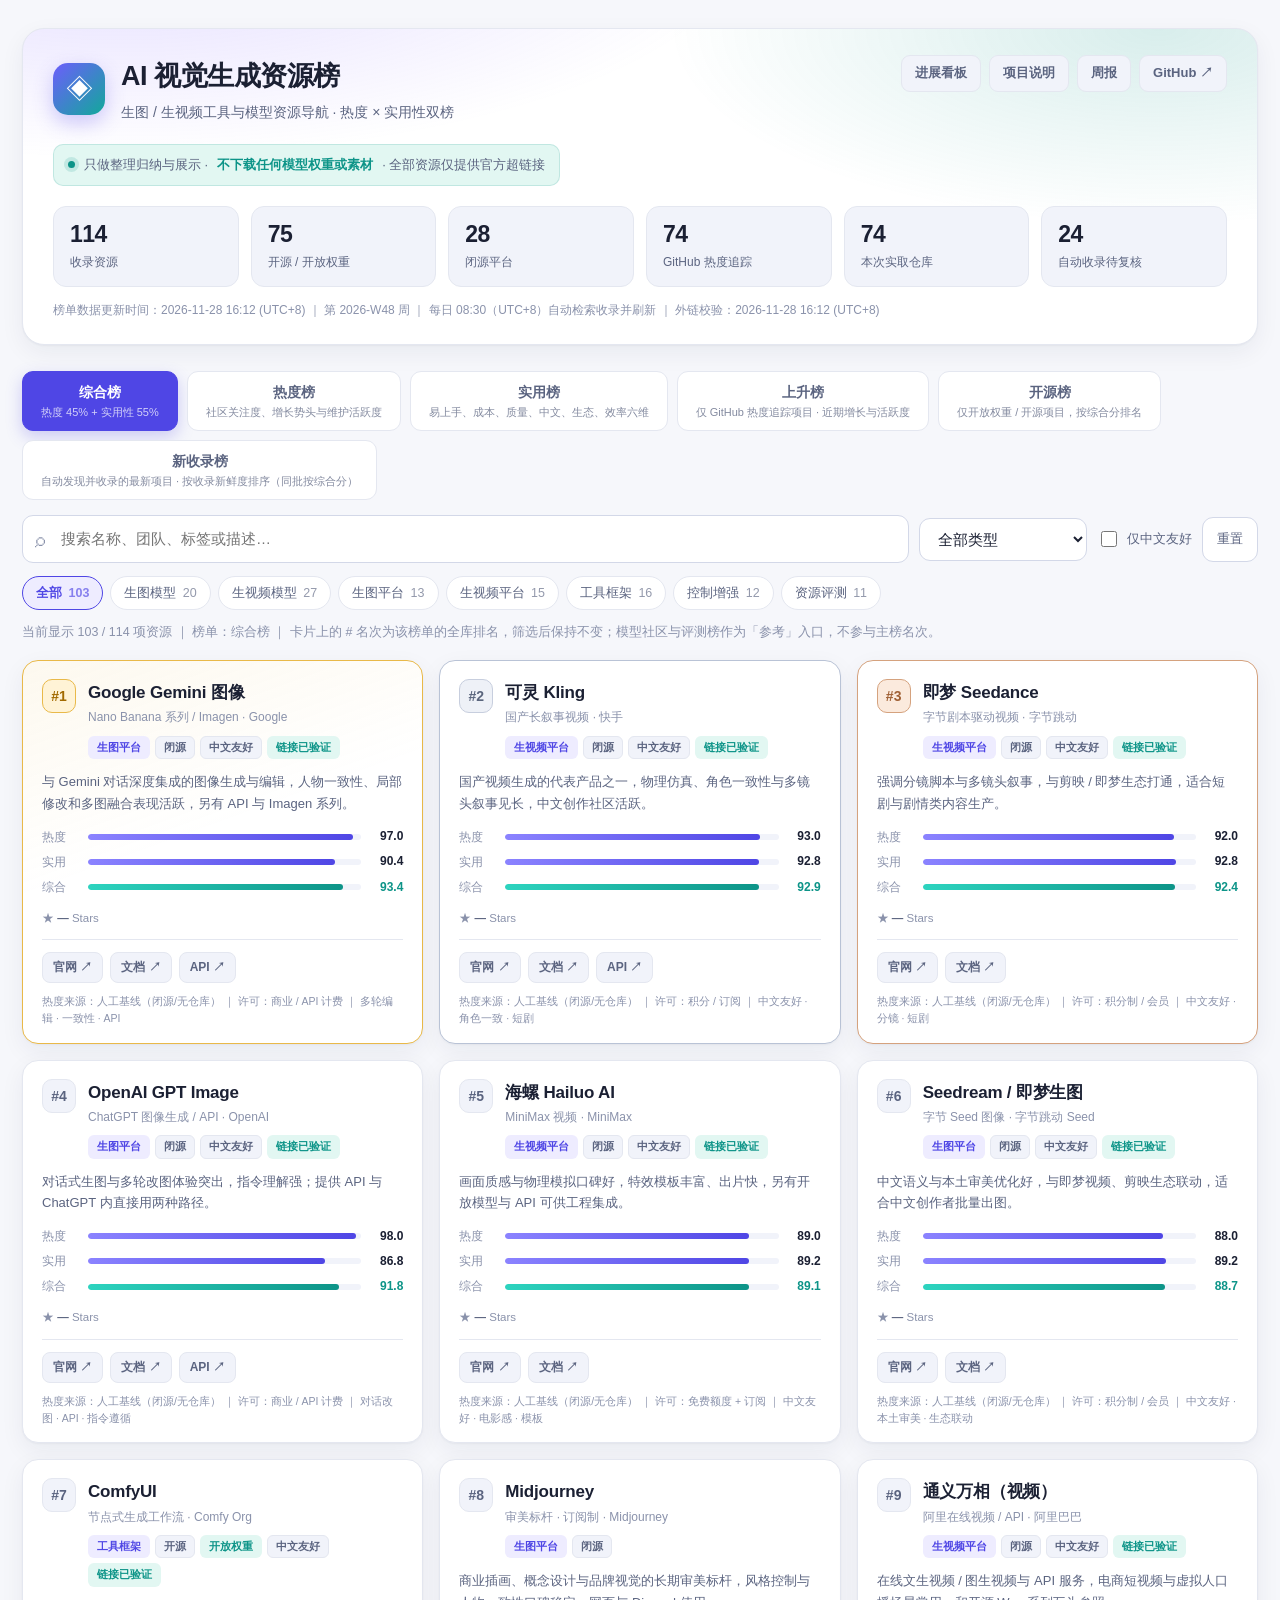
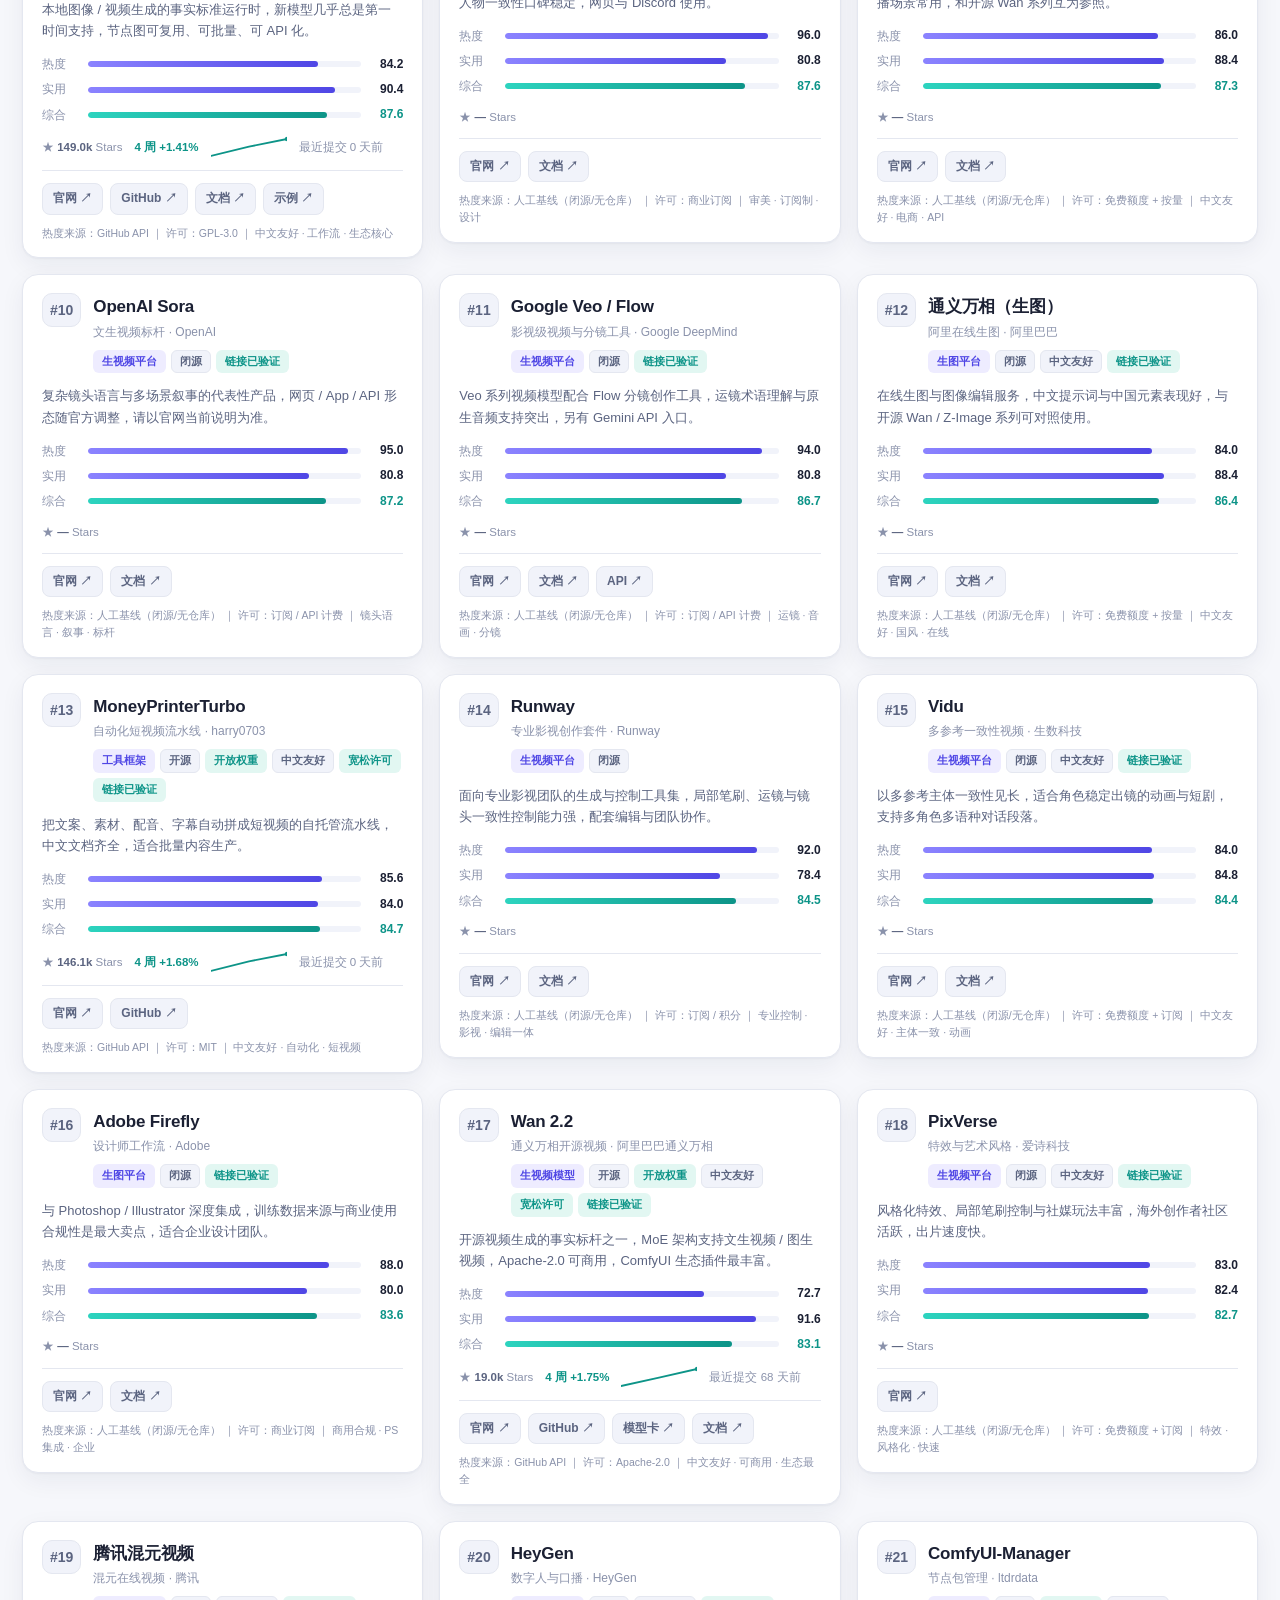
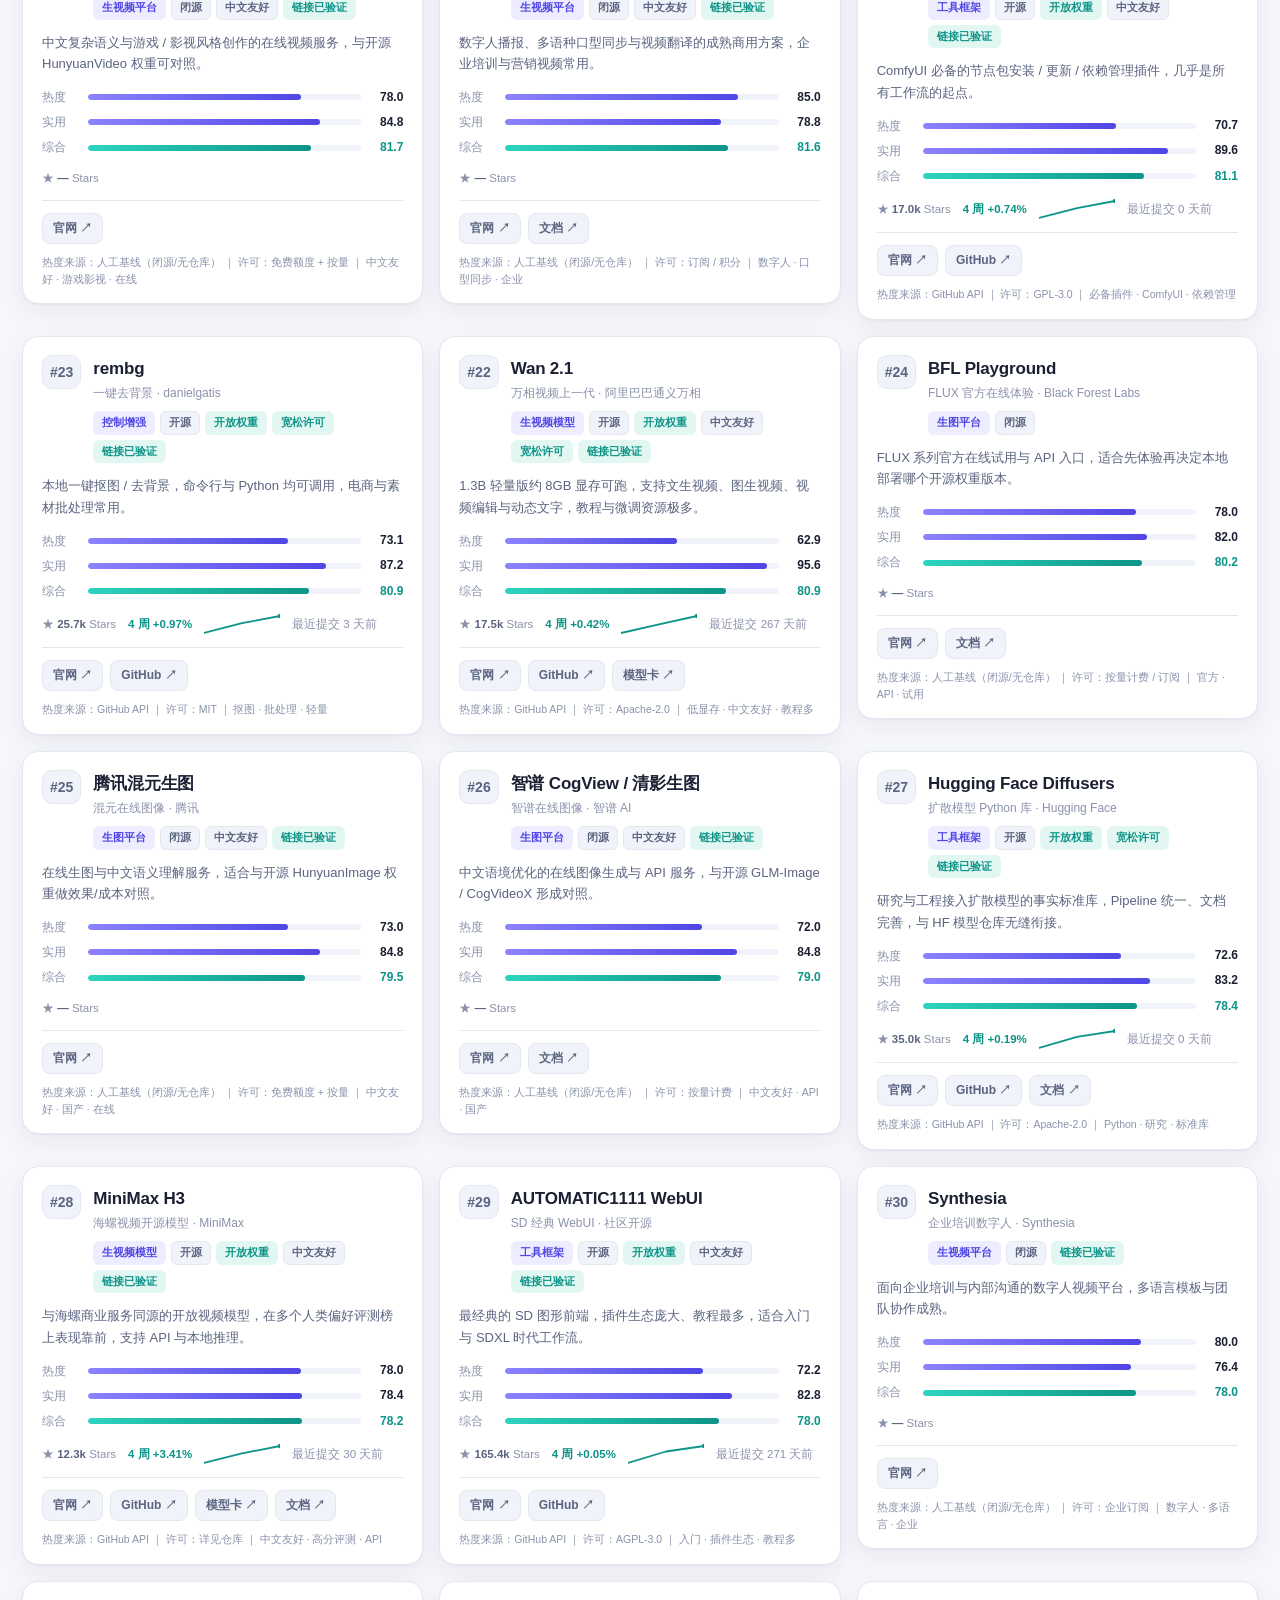
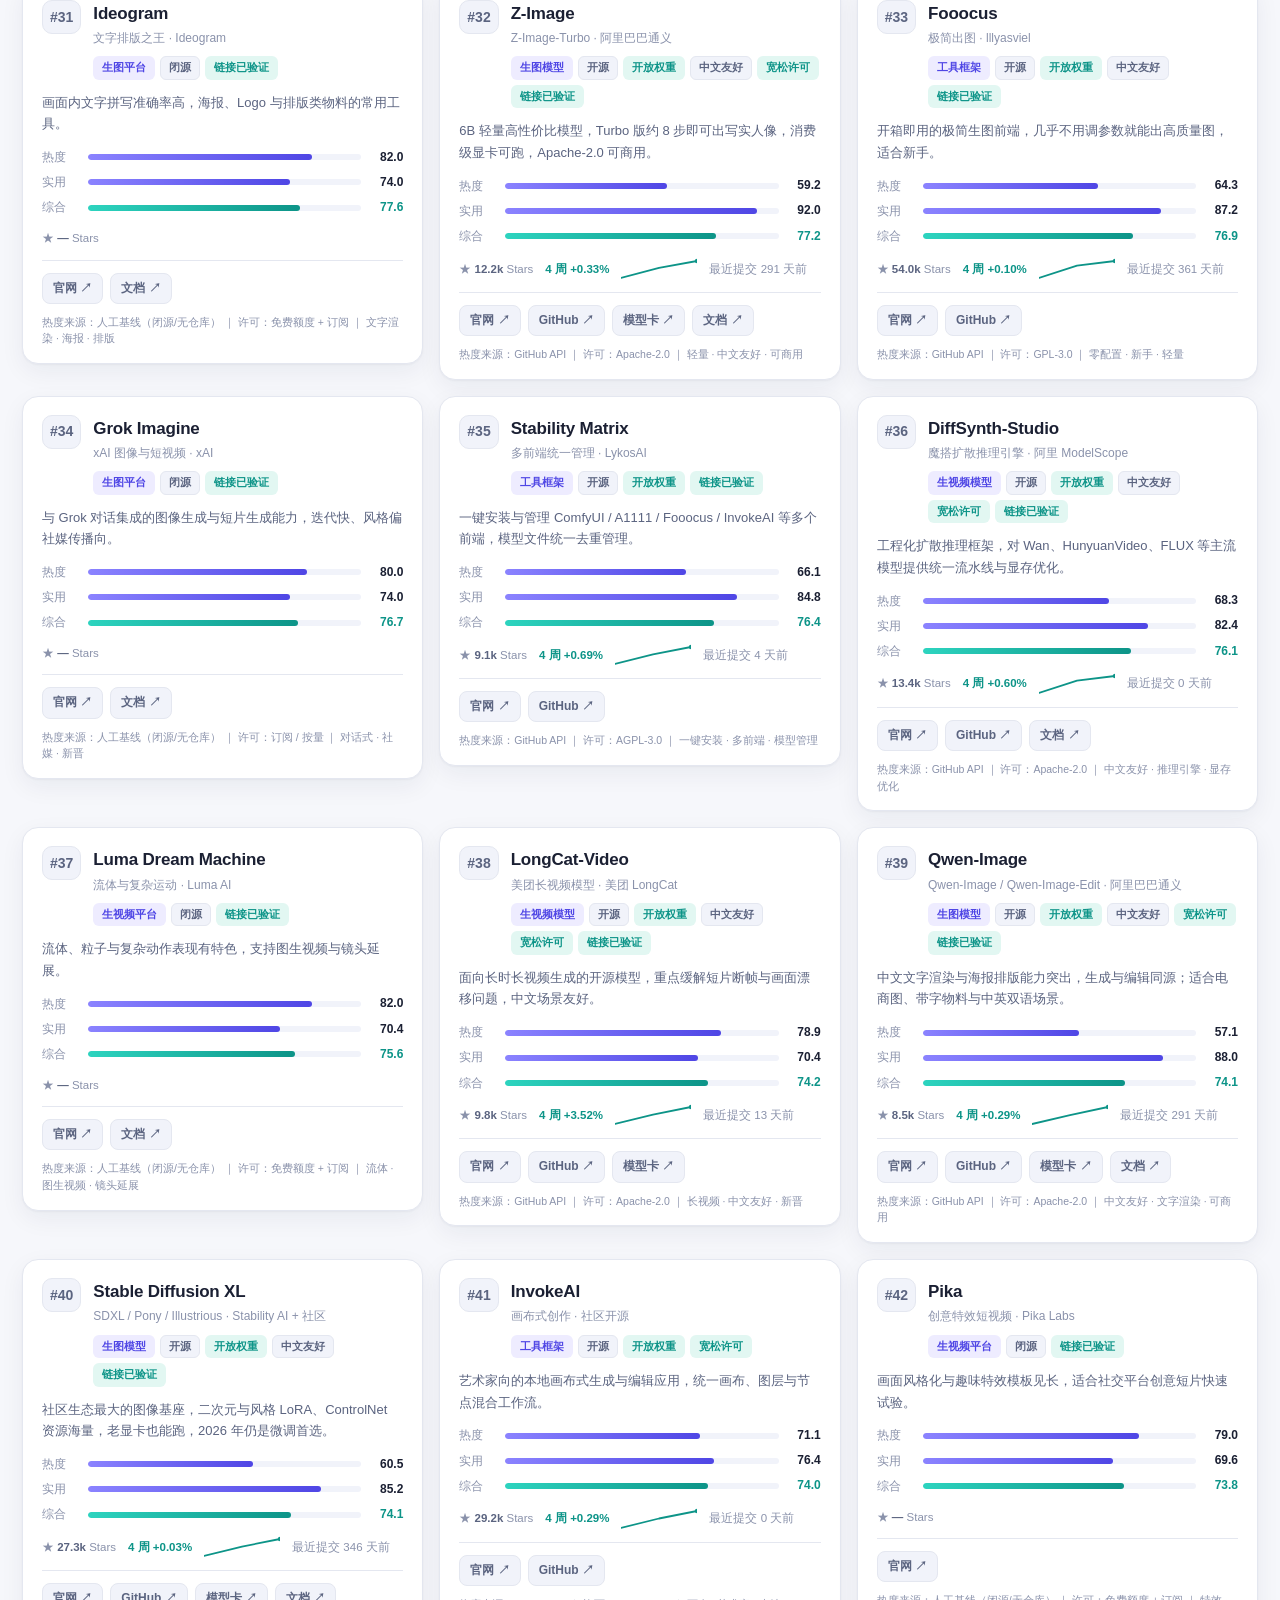
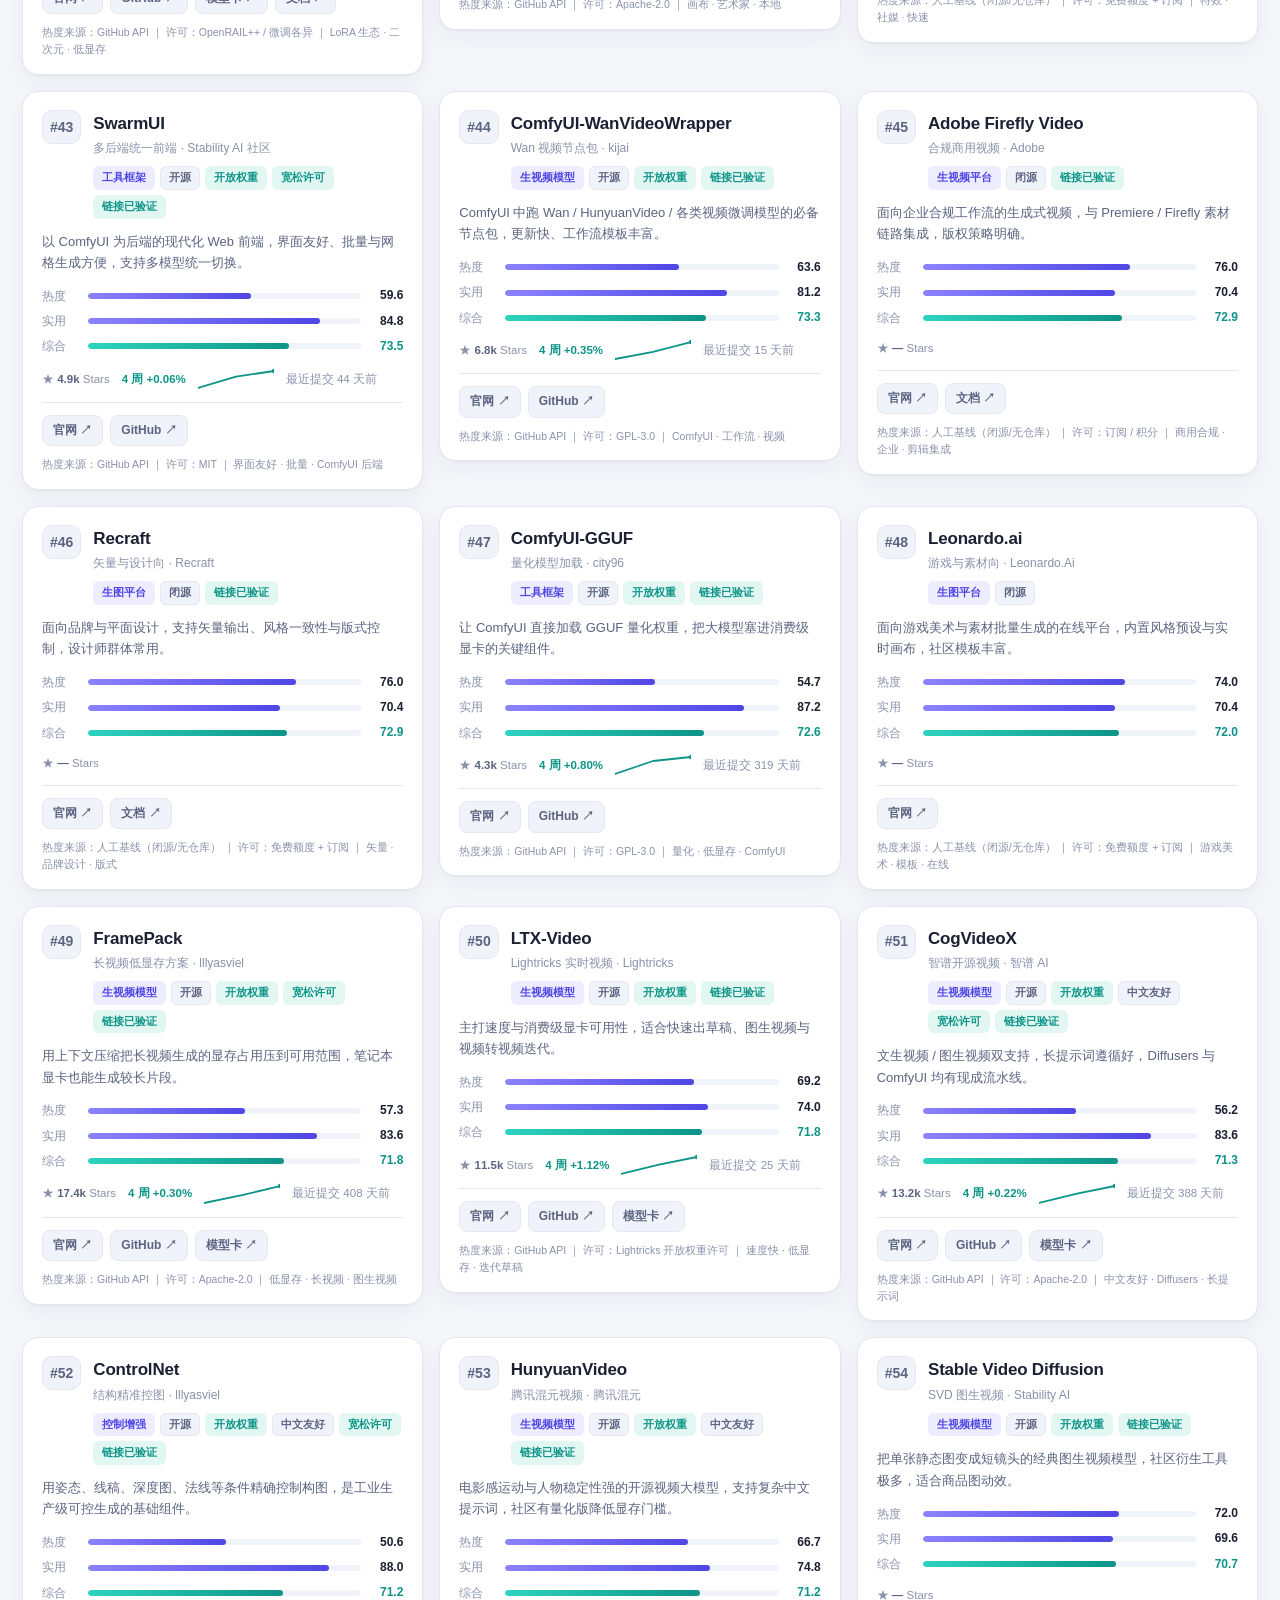
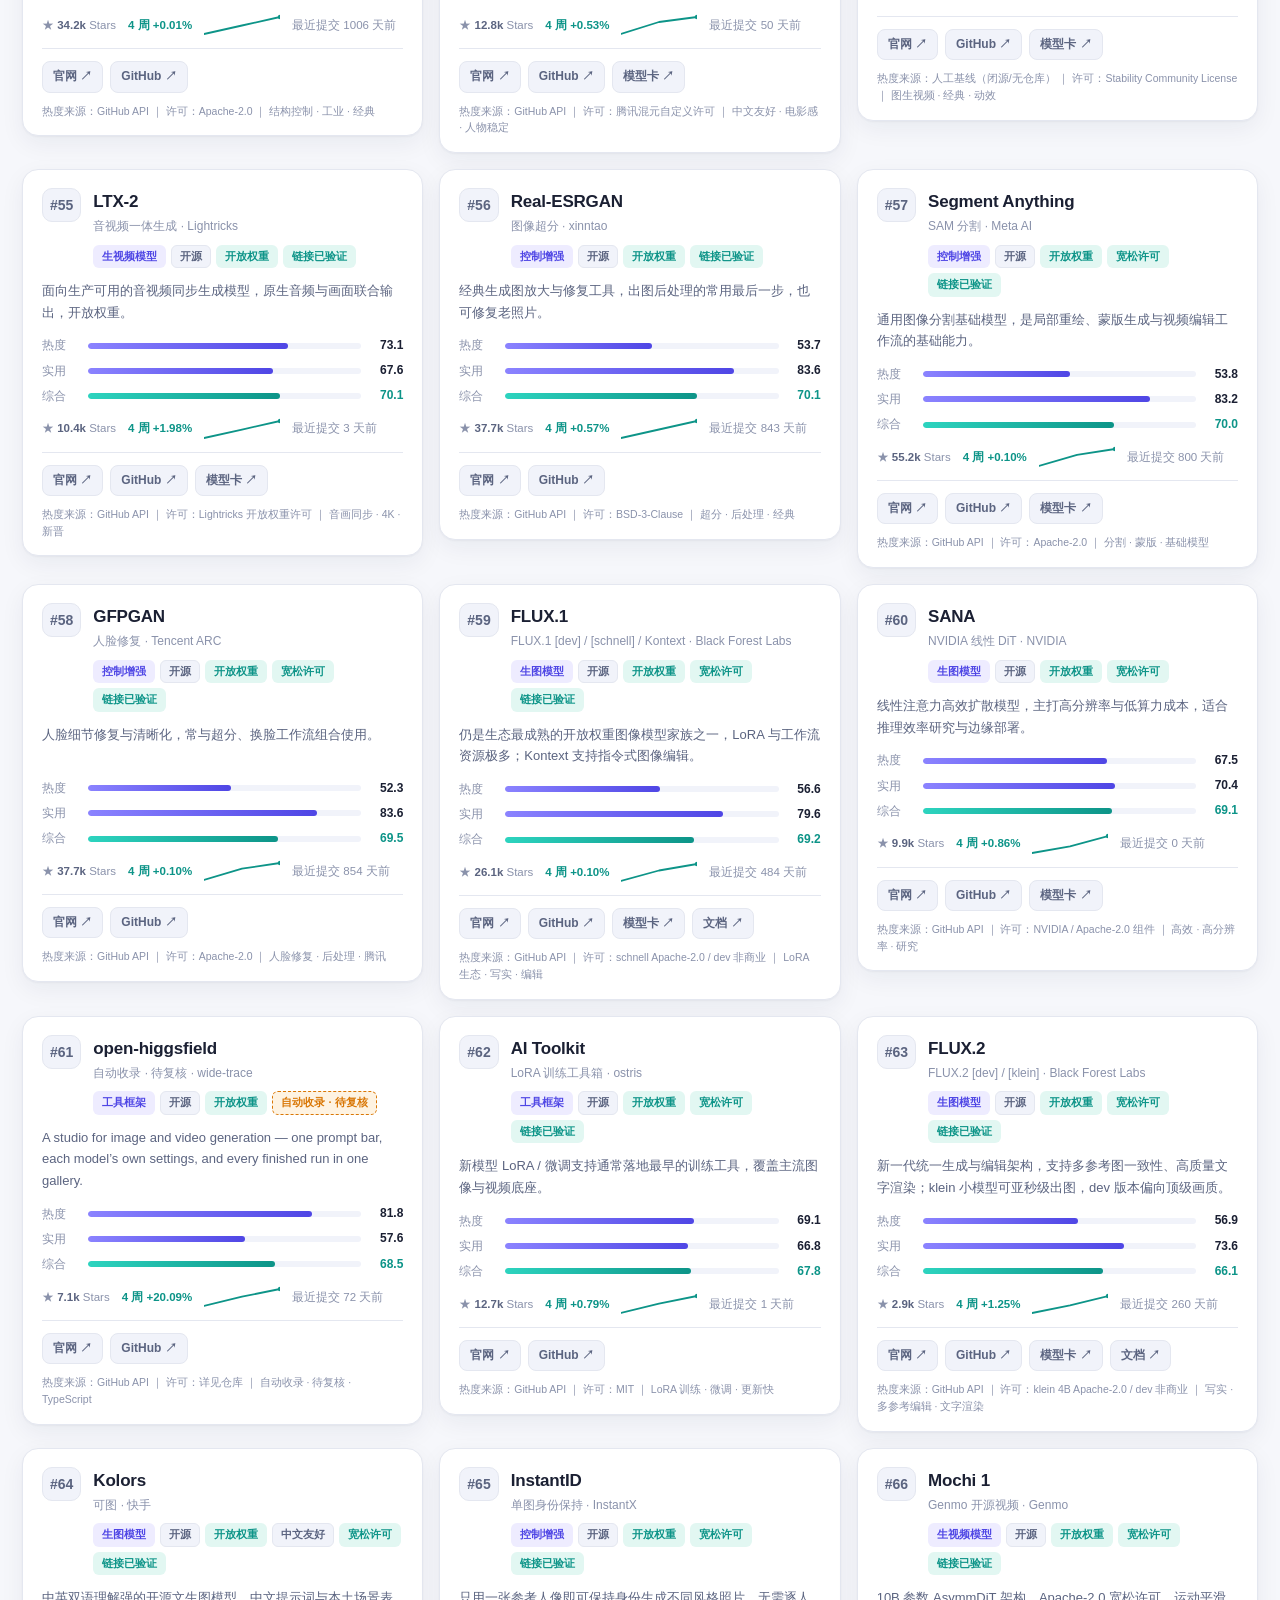
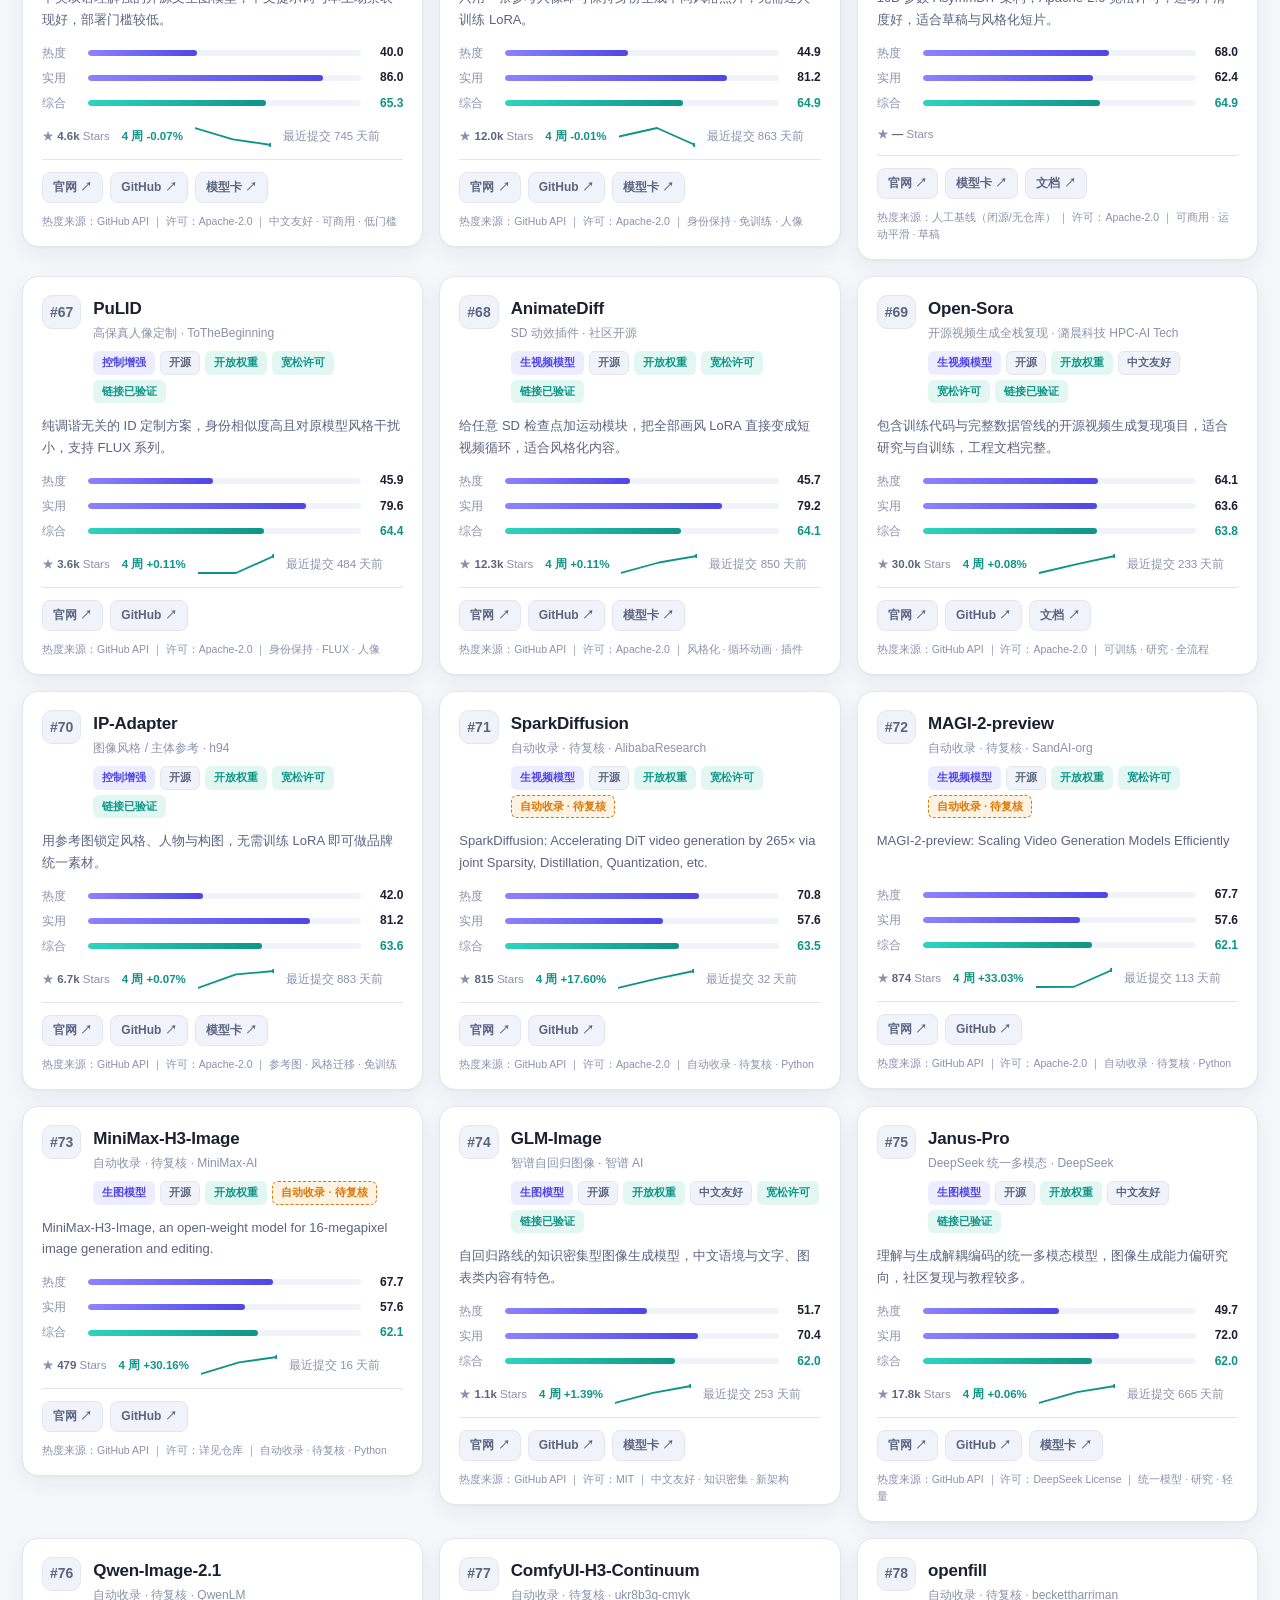
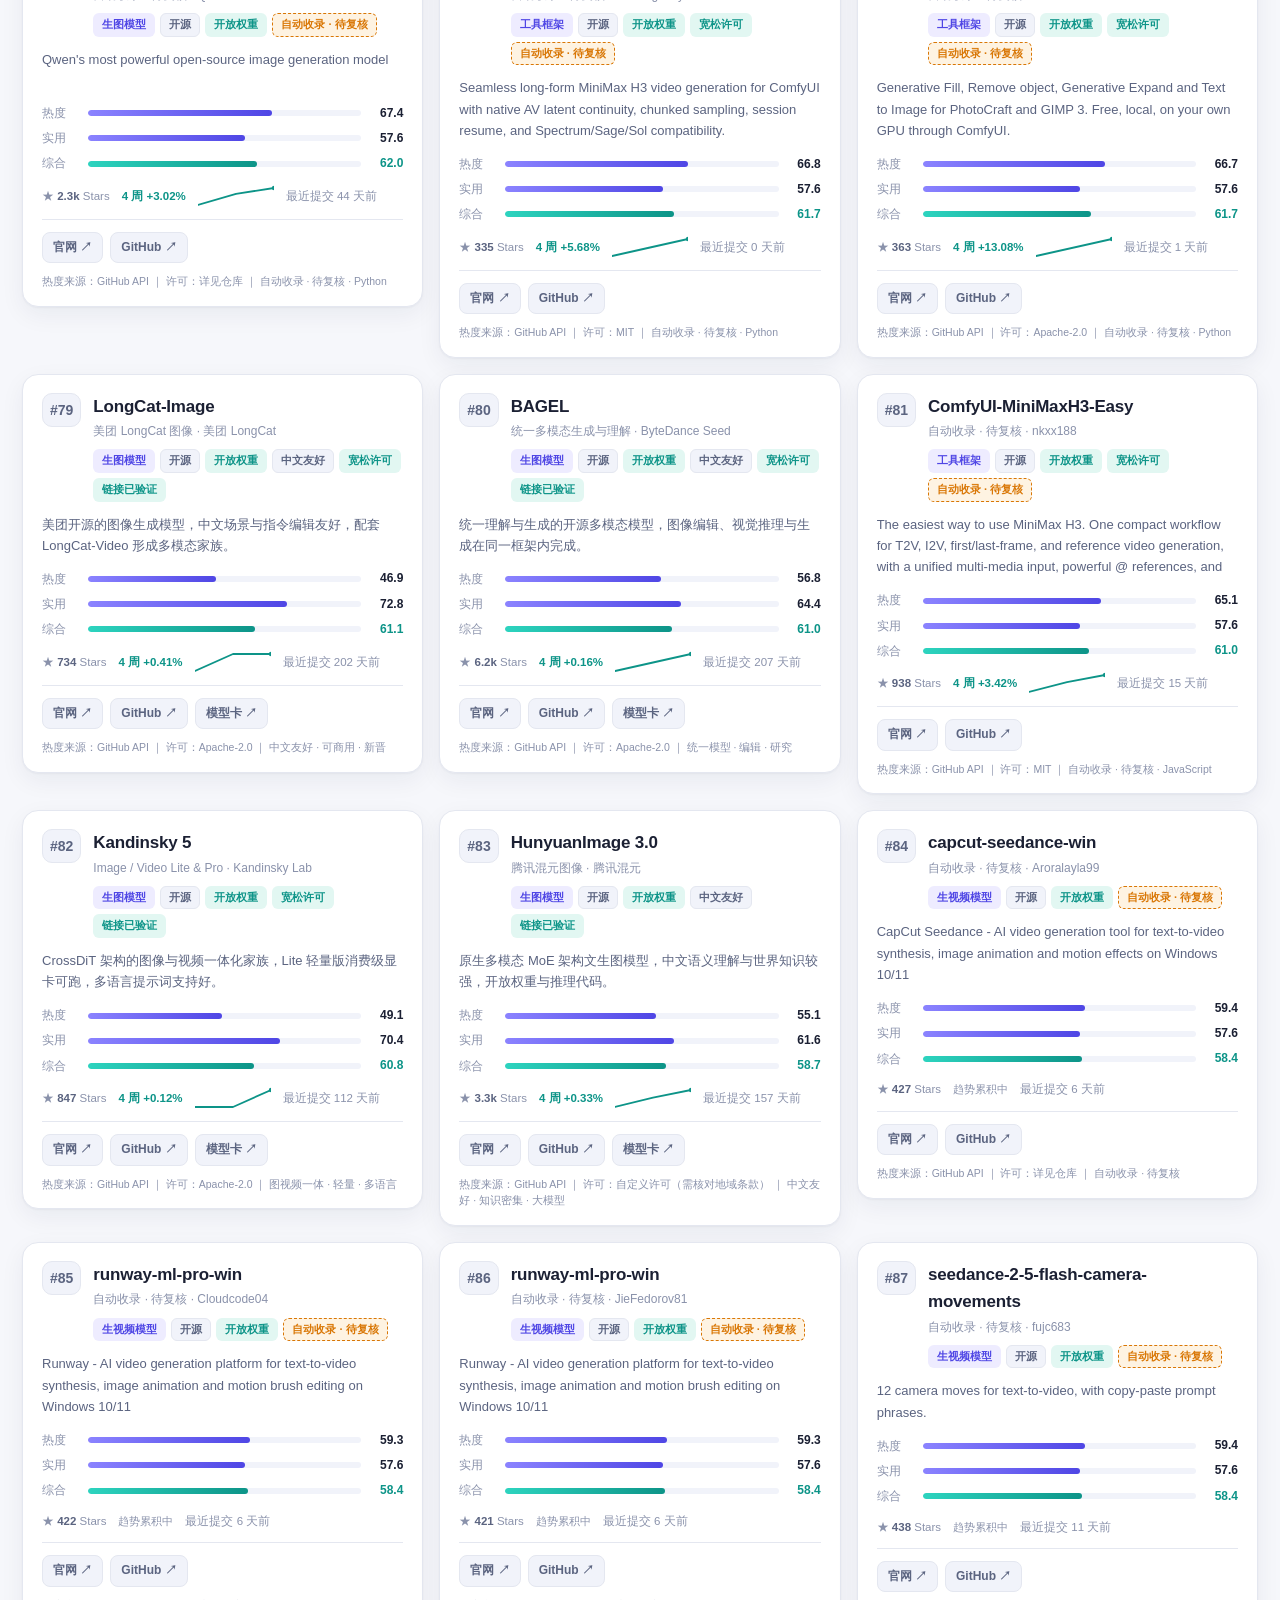
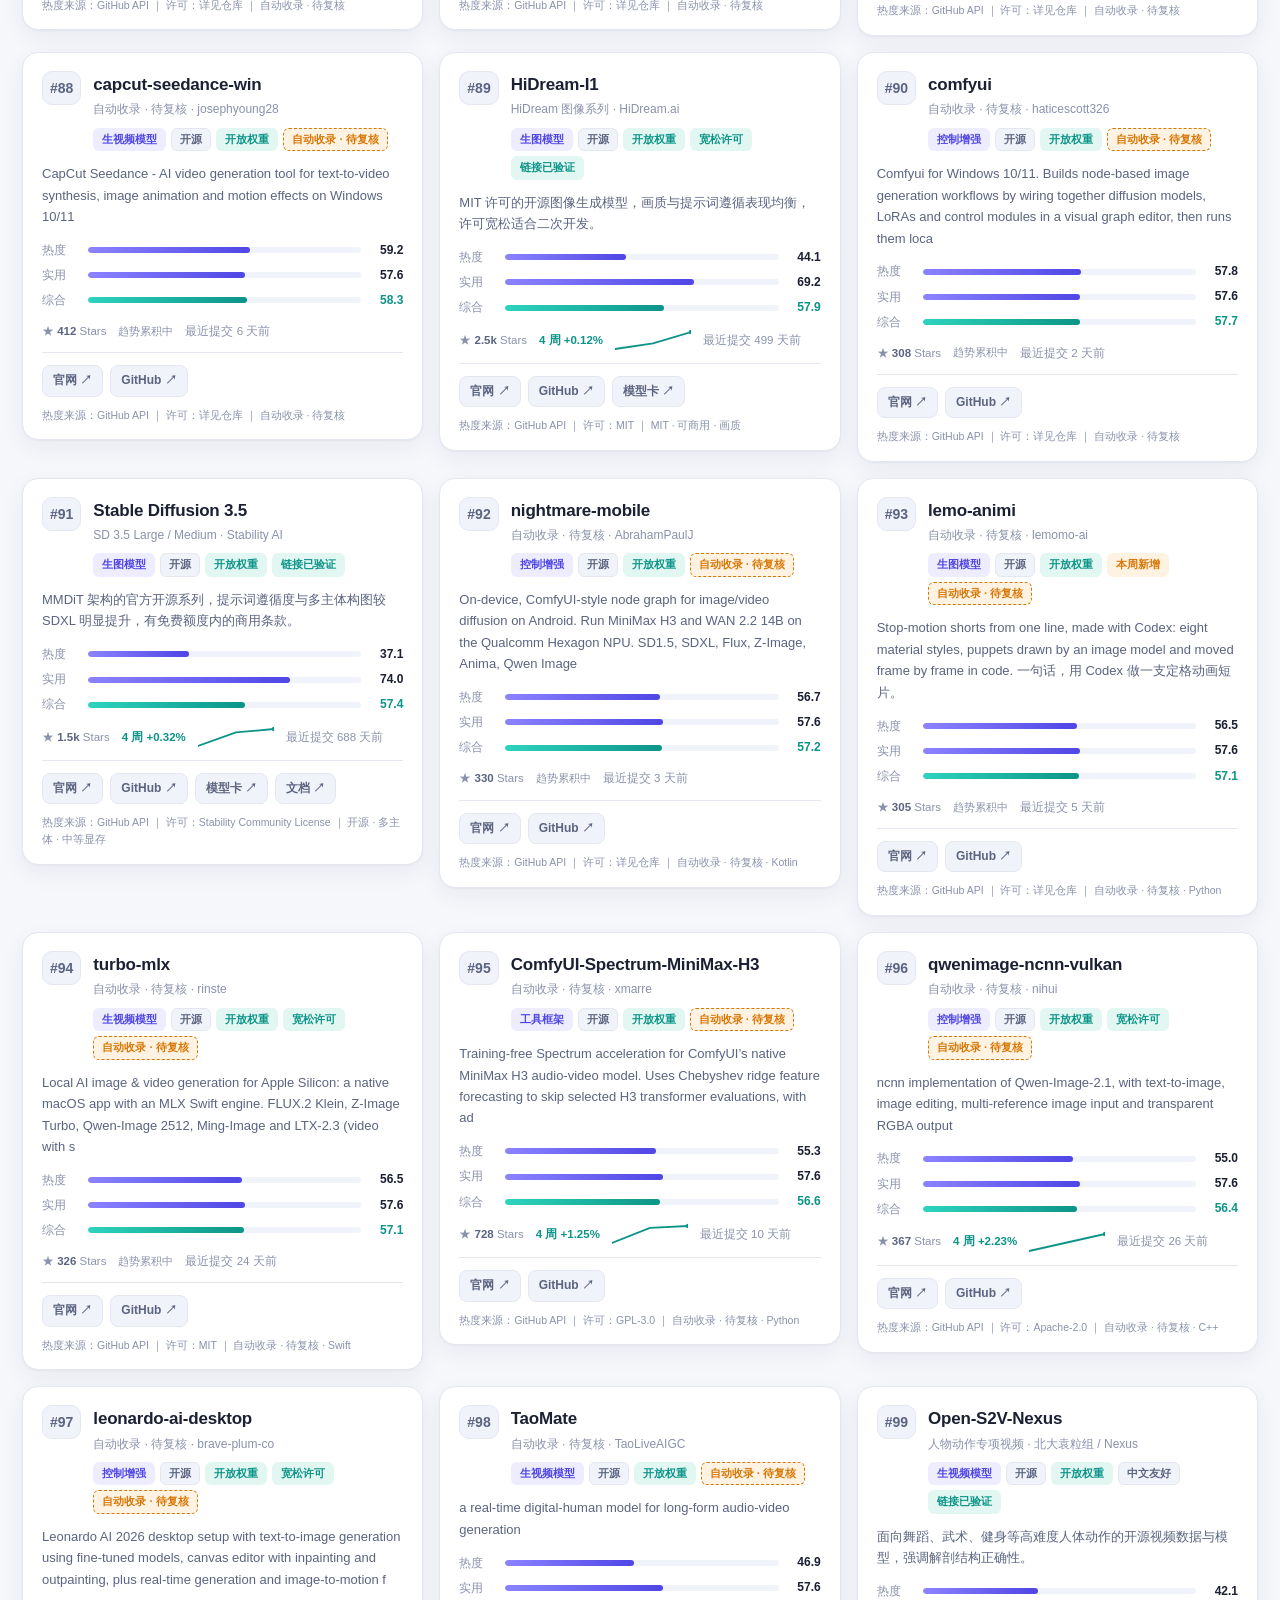
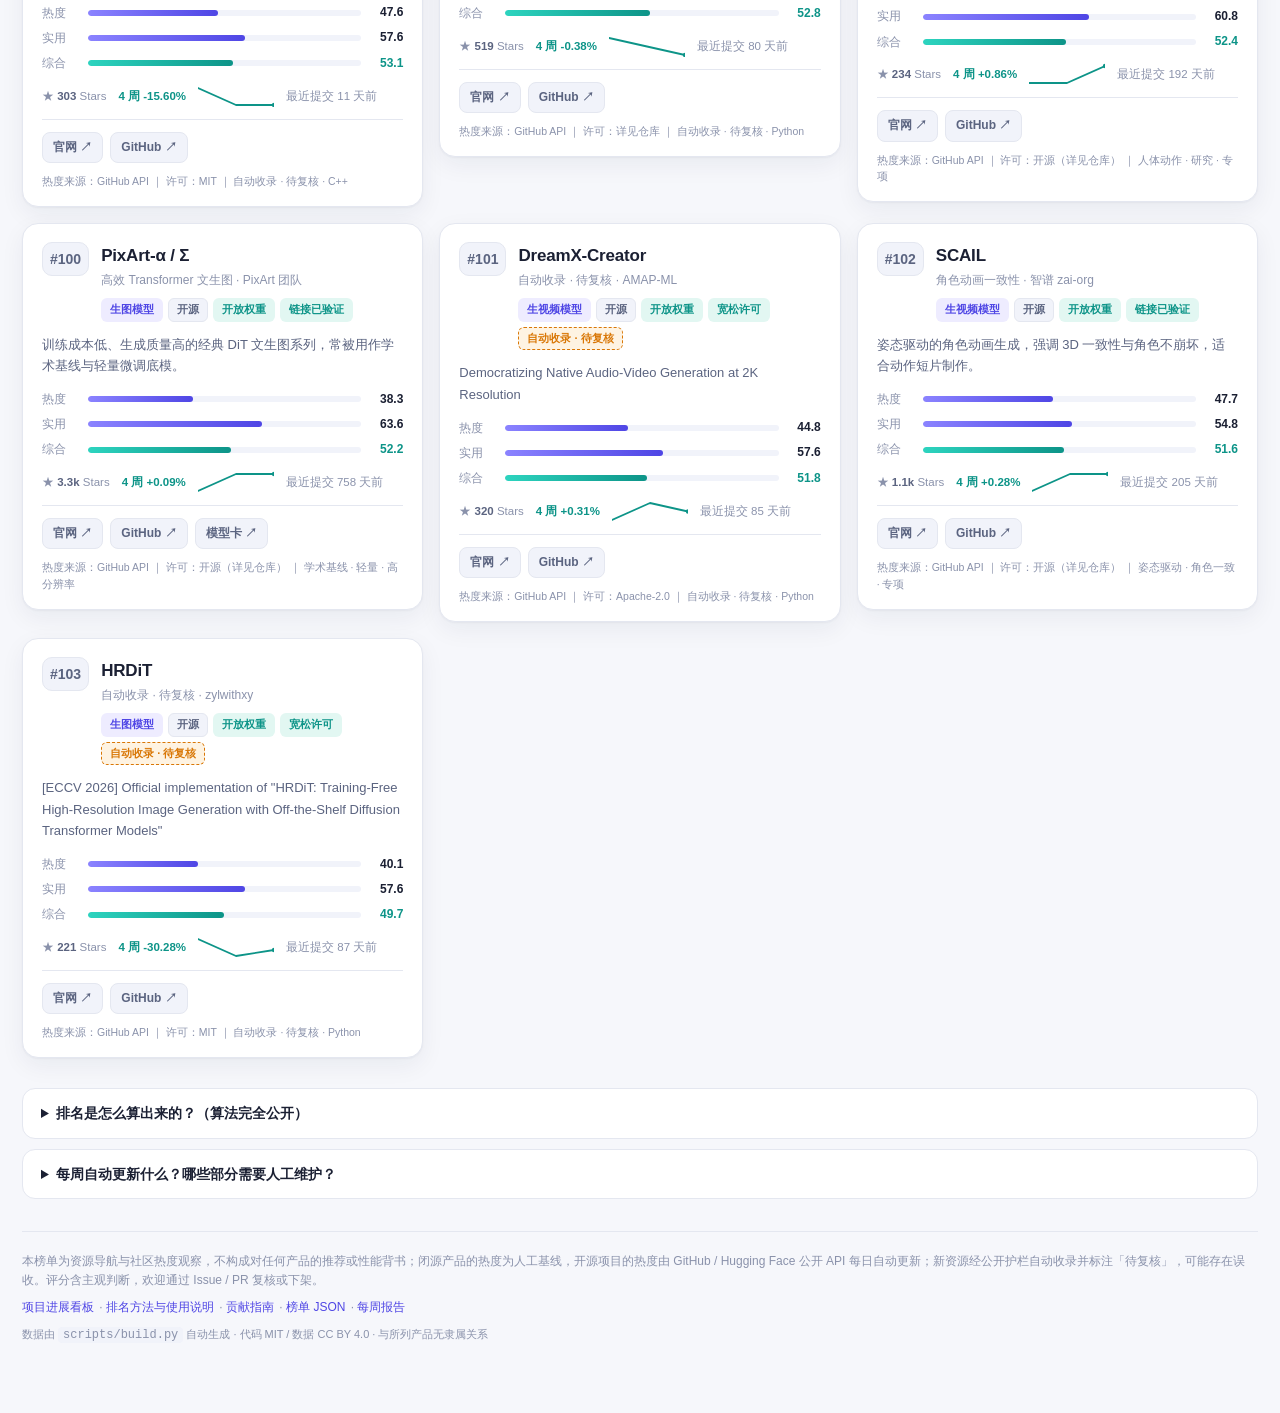
<file: docs/index.html>
<!DOCTYPE html>
<html lang="zh-CN">
<head>
<meta charset="utf-8">
<meta name="viewport" content="width=device-width, initial-scale=1">
<meta name="description" content="AI 生图 / 生视频工具与模型资源导航：热度与实用性双榜，每周自动更新，只提供官方链接，不下载任何素材。">
<title>AI 视觉生成资源榜 · 生图 / 生视频工具模型排名</title>
<link rel="stylesheet" href="style.css">
</head>
<body>
<div class="page">

  <header class="hero">
    <div class="hero-top">
      <div class="brand">
        <div class="logo" aria-hidden="true">◈</div>
        <div>
          <h1>AI 视觉生成资源榜</h1>
          <p class="tagline">生图 / 生视频工具与模型资源导航 · 热度 × 实用性双榜</p>
        </div>
      </div>
      <nav class="topnav" aria-label="站内导航">
        <a href="kanban.html">进展看板</a>
        <a href="../README.md">项目说明</a>
        <a href="../reports/README.md">周报</a>
        <a id="repoLink" href="https://github.com/" target="_blank" rel="noopener">GitHub ↗</a>
      </nav>
    </div>

    <div class="hero-note">
      <span class="dot"></span>
      只做整理归纳与展示 · <strong>不下载任何模型权重或素材</strong> · 全部资源仅提供官方超链接
    </div>

    <div class="stats" id="stats"></div>
    <div class="updated" id="updated"></div>
  </header>

  <section class="controls" aria-label="榜单筛选">
    <div class="board-tabs" id="boardTabs"></div>
    <div class="filter-row">
      <div class="search-wrap">
        <span class="search-icon" aria-hidden="true">⌕</span>
        <input id="search" type="search" placeholder="搜索名称、团队、标签或描述…" autocomplete="off" aria-label="搜索资源">
      </div>
      <select id="typeFilter" aria-label="按类型筛选">
        <option value="all">全部类型</option>
        <option value="open">开源 / 开放权重</option>
        <option value="closed">闭源平台</option>
        <option value="resource">资源 / 评测</option>
        <option value="auto">自动收录 / 待复核</option>
      </select>
      <label class="toggle"><input type="checkbox" id="cnOnly"><span>仅中文友好</span></label>
      <button id="resetBtn" class="reset" type="button">重置</button>
    </div>
    <div class="chips" id="catChips"></div>
    <div class="result-line" id="resultLine"></div>
  </section>

  <main id="grid" class="grid" aria-live="polite"></main>
  <div id="empty" class="empty" hidden>没有匹配的资源，试试清空搜索或切换分类。</div>

  <section class="method">
    <details>
      <summary>排名是怎么算出来的？（算法完全公开）</summary>
      <div class="method-body" id="methodBody"></div>
    </details>
    <details>
      <summary>每周自动更新什么？哪些部分需要人工维护？</summary>
      <div class="method-body">
        <p><strong>自动（每周一 10:00 北京时间）</strong>：GitHub Actions 读取 GitHub / Hugging Face 公开 API 的元数据（Star、Fork、最近提交、许可证、官方简介、模型 likes 与下载量）→ 按公开算法重算四类榜单 → 自动更新 README 榜单区块、本站数据、周报与 26 周历史快照 → 自动提交并部署网站。全程只读元数据，不下载任何模型或素材。</p>
        <p><strong>人工</strong>：闭源产品的热度基线、实用性六维评分、新增或下架条目，以及 `scripts/discover.py` 产出的新资源候选清单审核。发现脚本只提候选，绝不自动收录。</p>
        <p><strong>兜底</strong>：API 限流或网络失败时自动回退到缓存 / 人工基线，并在每张卡片上标注数据来源，保证榜单每周都能生成。</p>
      </div>
    </details>
  </section>

  <footer class="footer">
    <p id="disclaimer"></p>
    <p class="footer-links">
      <a href="kanban.html">项目进展看板</a> ·
      <a href="../README.md">排名方法与使用说明</a> ·
      <a href="../CONTRIBUTING.md">贡献指南</a> ·
      <a href="../data/rankings.json">榜单 JSON</a> ·
      <a href="../reports/README.md">每周报告</a>
    </p>
    <p class="footer-small">数据由 <code>scripts/build.py</code> 自动生成 · 代码 MIT / 数据 CC BY 4.0 · 与所列产品无隶属关系</p>
  </footer>

</div>

<script src="data.js"></script>
<script src="app.js"></script>
</body>
</html>
</file>
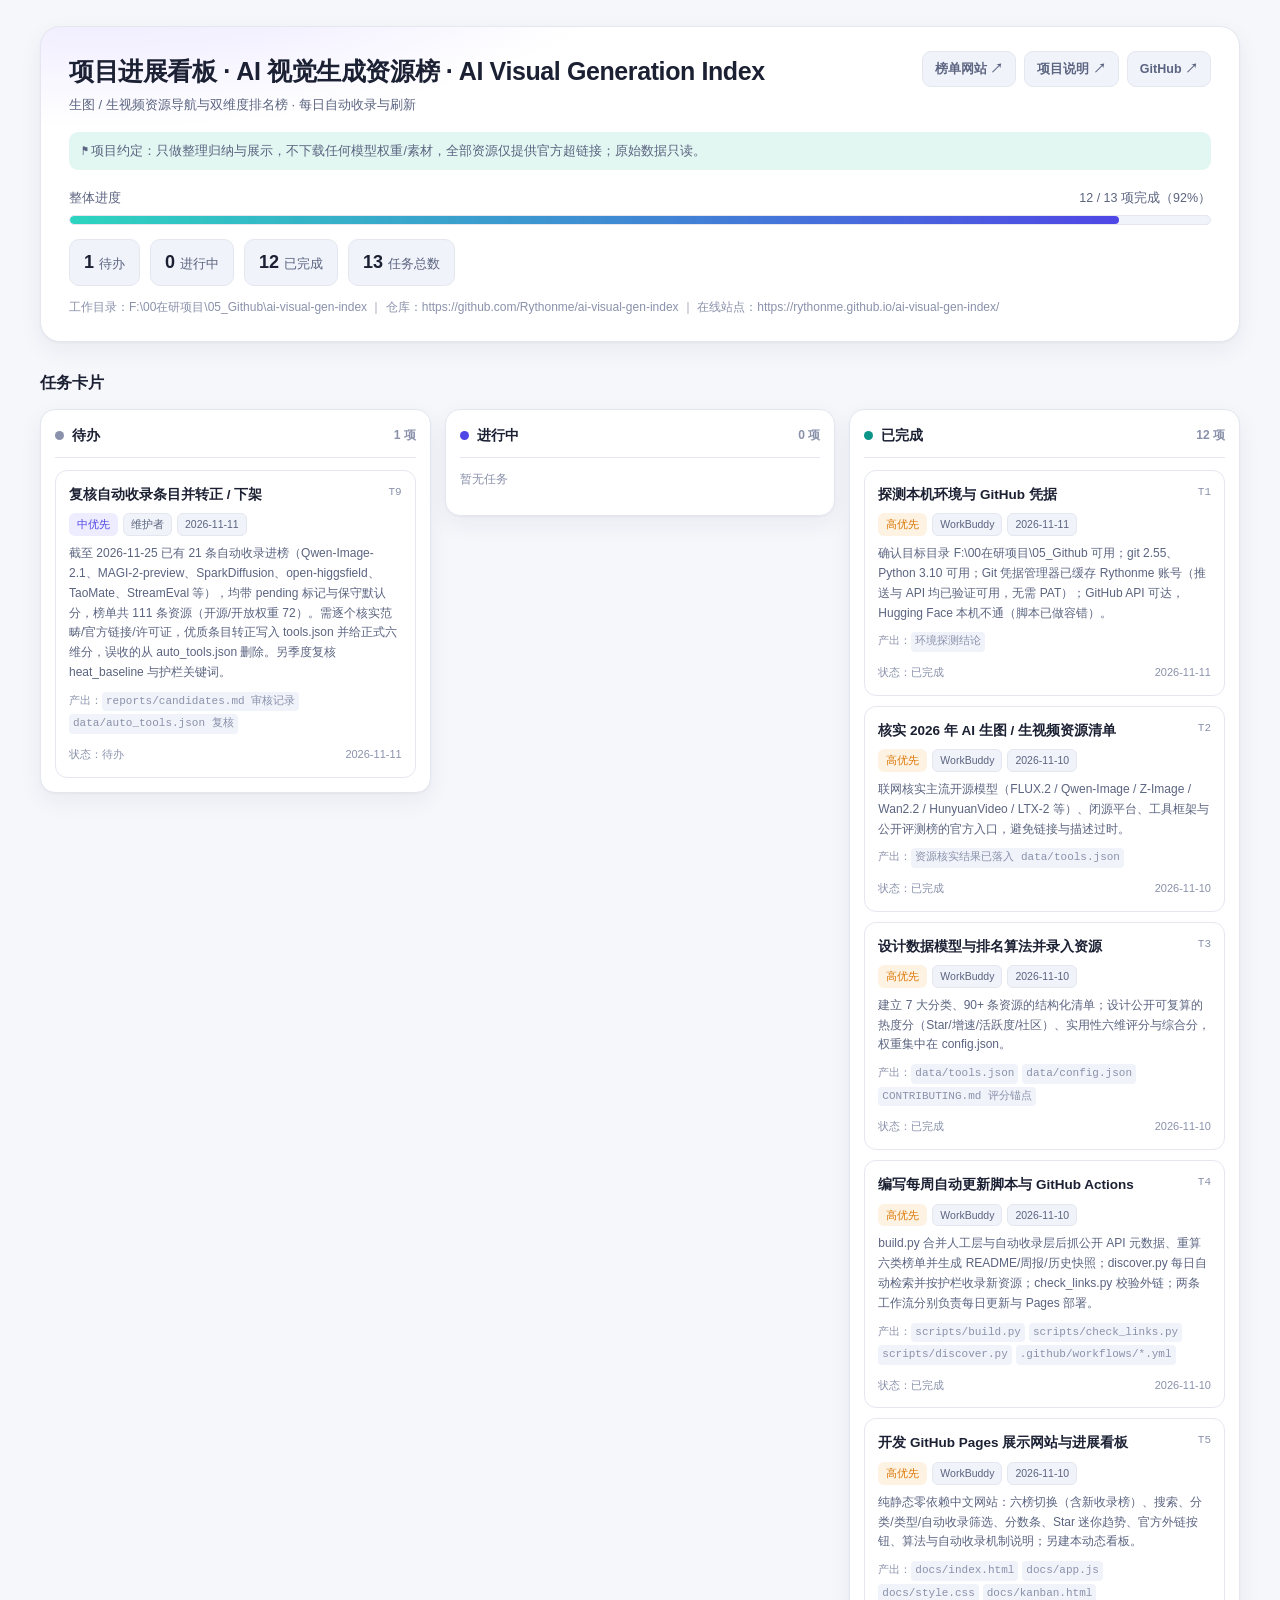
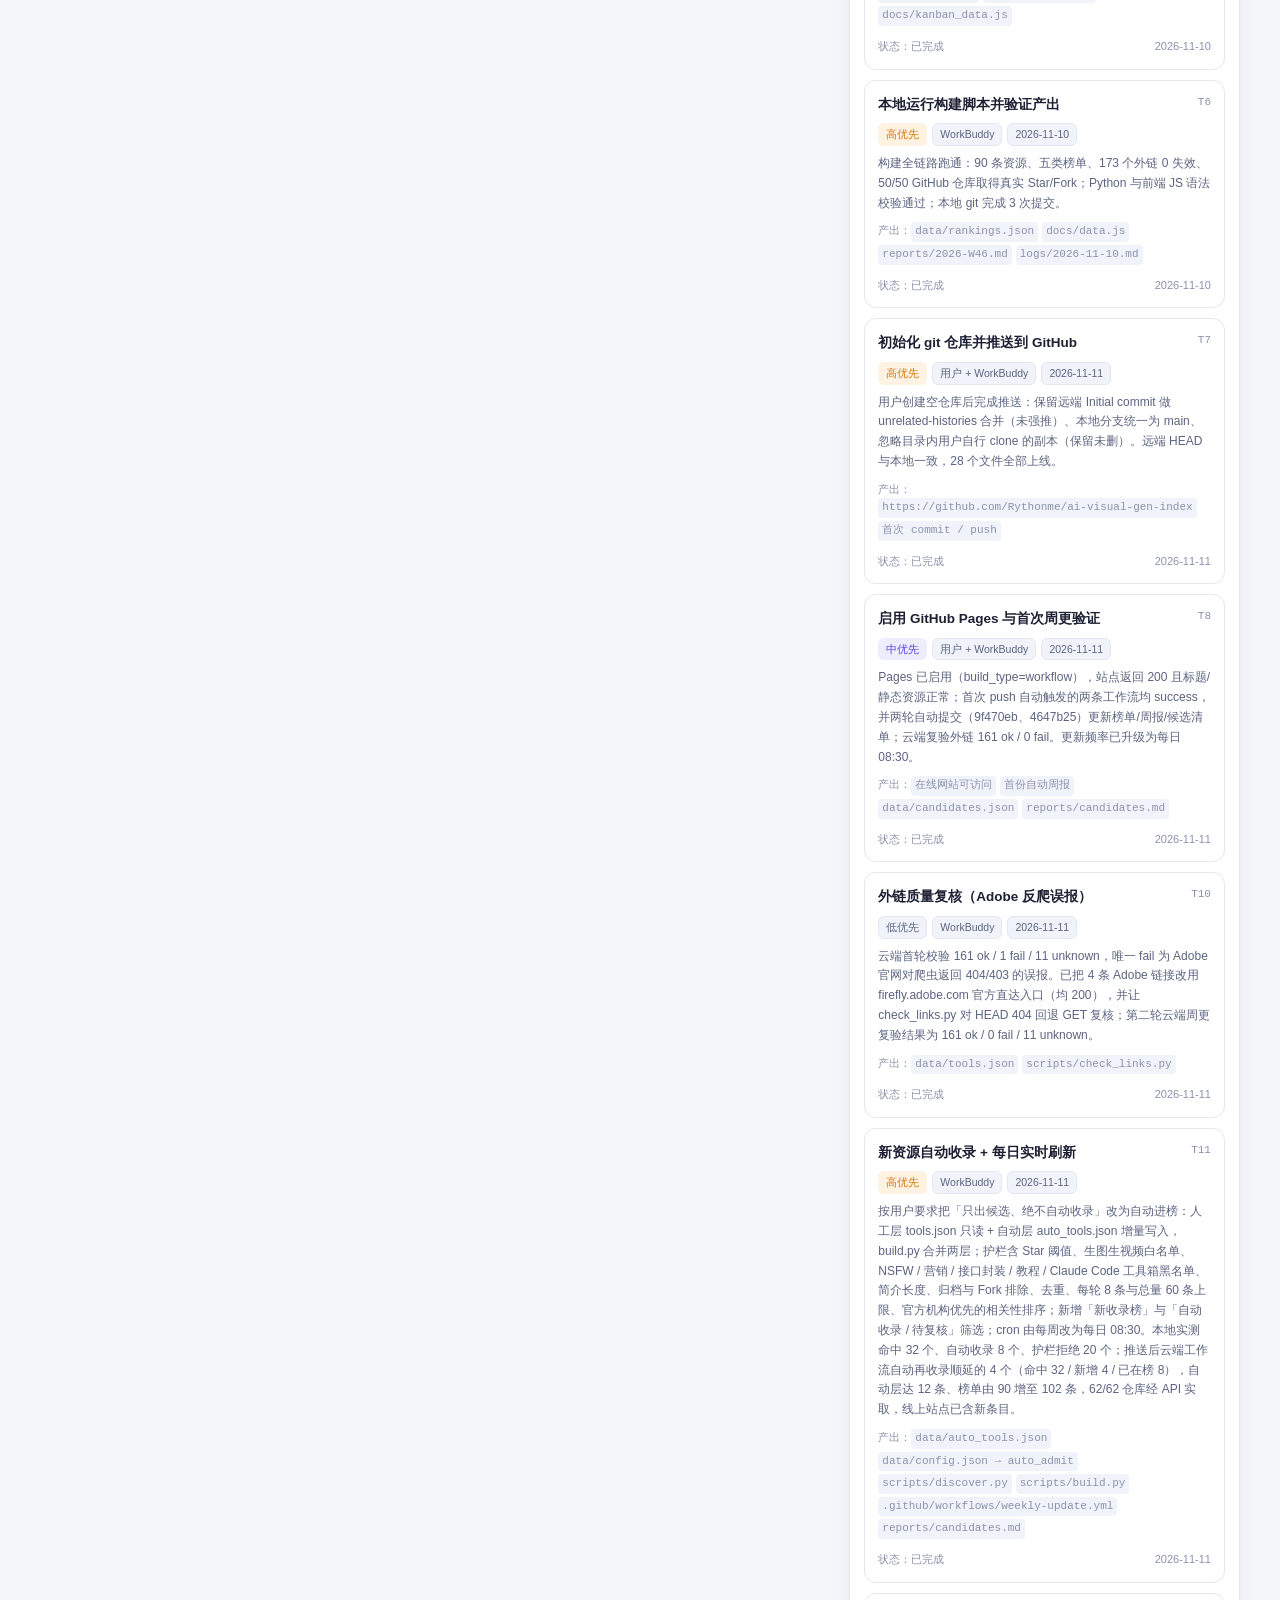
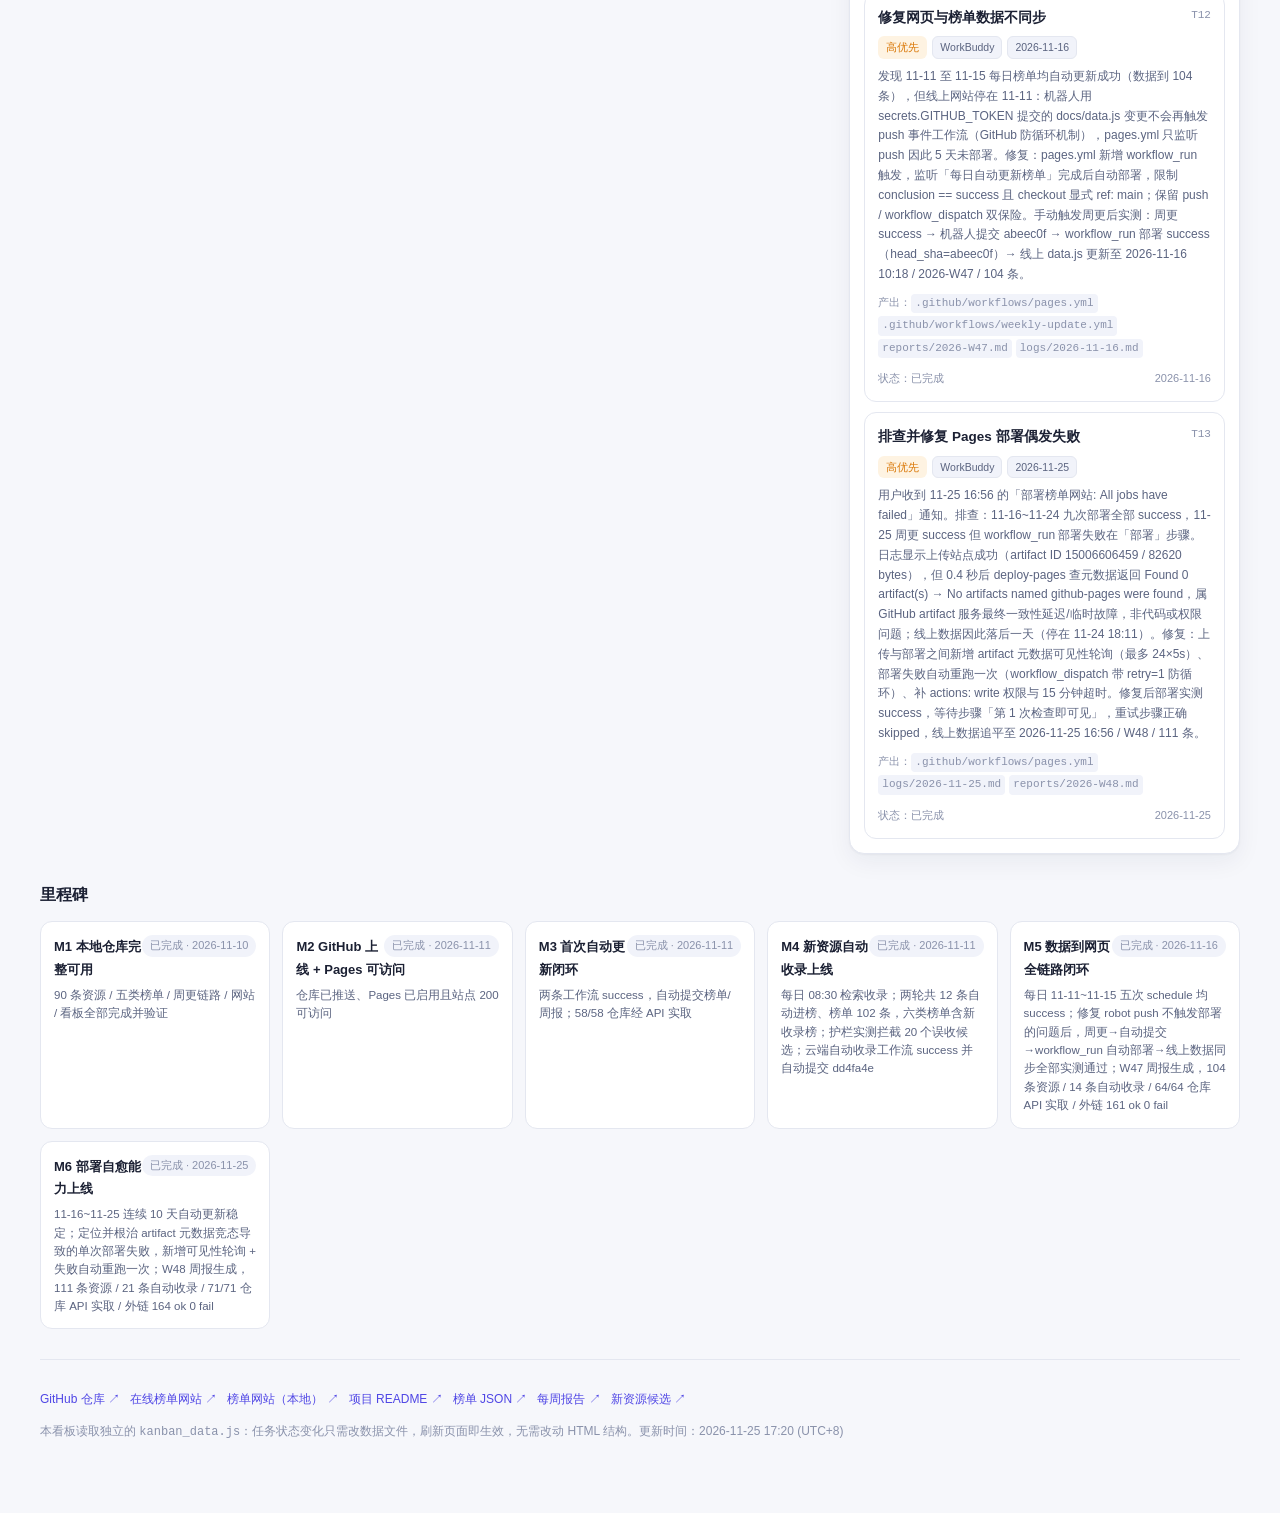
<file: docs/kanban.html>
<!DOCTYPE html>
<html lang="zh-CN">
<head>
<meta charset="utf-8">
<meta name="viewport" content="width=device-width, initial-scale=1">
<title>项目进展看板 · AI 视觉生成资源榜</title>
<style>
:root{
  --bg:#f6f7fb;--surface:#fff;--surface-2:#f1f3fa;--border:#e4e7f0;--border-strong:#d3d8e8;
  --text:#1b2033;--text-2:#5b6480;--text-3:#8a92ab;--primary:#4f46e5;--primary-soft:#eeecff;
  --accent:#0d9488;--accent-soft:#e2f7f2;--warm:#d97706;--warm-soft:#fef3e2;
  --shadow:0 1px 2px rgba(24,32,60,.04),0 8px 24px rgba(24,32,60,.06);
}
@media (prefers-color-scheme: dark){
:root{--bg:#0f1220;--surface:#181d30;--surface-2:#20263c;--border:#2b3350;--border-strong:#3a4466;
--text:#eef1fb;--text-2:#aeb7d0;--text-3:#7f89a8;--primary:#a5a0ff;--primary-soft:#2b2a55;
--accent:#5eead4;--accent-soft:#183c39;--warm:#fbbf24;--warm-soft:#3c3018;
--shadow:0 1px 2px rgba(0,0,0,.2),0 8px 24px rgba(0,0,0,.25);}
}
*{box-sizing:border-box}
body{margin:0;background:var(--bg);color:var(--text);font-family:-apple-system,BlinkMacSystemFont,"Segoe UI","PingFang SC","Microsoft YaHei",sans-serif;line-height:1.6;font-size:14px}
a{color:var(--primary);text-decoration:none}a:hover{text-decoration:underline}
.page{max-width:1240px;margin:0 auto;padding:26px 20px 60px}
header.hero{padding:24px 28px;border:1px solid var(--border);border-radius:20px;background:radial-gradient(800px 280px at 5% -30%,rgba(124,92,255,.2),transparent 70%),var(--surface);box-shadow:var(--shadow)}
.top{display:flex;justify-content:space-between;gap:16px;flex-wrap:wrap;align-items:flex-start}
h1{margin:0;font-size:25px;letter-spacing:-.4px}.sub{margin:4px 0 0;color:var(--text-2);font-size:13px}
.nav{display:flex;gap:8px;flex-wrap:wrap}.nav a{padding:7px 12px;border:1px solid var(--border);border-radius:9px;background:var(--surface-2);color:var(--text-2);font-size:12.5px;font-weight:600}
.nav a:hover{border-color:var(--primary);color:var(--primary);text-decoration:none}
.principle{margin-top:16px;padding:9px 13px;background:var(--accent-soft);border-radius:9px;font-size:12.5px;color:var(--text-2)}
.progress-wrap{margin-top:18px}.progress-label{display:flex;justify-content:space-between;font-size:12.5px;color:var(--text-2);margin-bottom:7px}
.progress{height:10px;border-radius:99px;background:var(--surface-2);overflow:hidden;border:1px solid var(--border)}
.progress i{display:block;height:100%;background:linear-gradient(90deg,#2dd4bf,#4f46e5);border-radius:99px}
.counts{display:flex;gap:10px;flex-wrap:wrap;margin-top:14px}
.count{padding:8px 14px;border:1px solid var(--border);border-radius:10px;background:var(--surface-2);font-size:12.5px;color:var(--text-2)}
.count b{font-size:18px;color:var(--text);margin-right:5px}
.meta{margin-top:12px;font-size:12px;color:var(--text-3)}
h2.section{font-size:16px;margin:28px 0 14px}
.board{display:grid;grid-template-columns:repeat(auto-fit,minmax(290px,1fr));gap:14px;align-items:start}
.col{background:var(--surface);border:1px solid var(--border);border-radius:15px;padding:14px;box-shadow:var(--shadow)}
.col-head{display:flex;align-items:center;gap:8px;font-weight:700;font-size:14px;margin-bottom:12px;padding-bottom:10px;border-bottom:1px solid var(--border)}
.col-head .pill{width:9px;height:9px;border-radius:50%}
.col-head .n{margin-left:auto;font-size:12px;color:var(--text-3);font-weight:600}
.task{border:1px solid var(--border);border-radius:12px;padding:13px;margin-bottom:10px;background:var(--surface)}
.task:last-child{margin-bottom:0}
.task .row{display:flex;justify-content:space-between;gap:8px;align-items:flex-start}
.task h3{margin:0;font-size:13.5px;font-weight:700}
.task .id{font-size:11px;color:var(--text-3);font-family:monospace}
.badges{display:flex;gap:5px;flex-wrap:wrap;margin:8px 0}
.badge{padding:2px 7px;border-radius:6px;font-size:10.5px;background:var(--surface-2);color:var(--text-2);border:1px solid var(--border)}
.badge.p-高{background:var(--warm-soft);color:var(--warm);border-color:transparent}
.badge.p-中{background:var(--primary-soft);color:var(--primary);border-color:transparent}
.task p{margin:0;font-size:12px;color:var(--text-2);line-height:1.65}
.task .files{margin-top:9px;font-size:11px;color:var(--text-3);word-break:break-all}
.task .files code{background:var(--surface-2);padding:1px 4px;border-radius:4px;margin-right:4px;display:inline-block;margin-bottom:3px}
.task .foot{margin-top:9px;font-size:11px;color:var(--text-3);display:flex;justify-content:space-between}
.milestones{display:grid;grid-template-columns:repeat(auto-fit,minmax(230px,1fr));gap:12px;margin-top:12px}
.mile{border:1px solid var(--border);border-radius:12px;padding:13px;background:var(--surface)}
.mile b{font-size:13px}.mile p{margin:5px 0 0;font-size:11.5px;color:var(--text-2)}
.mile .st{float:right;font-size:11px;padding:2px 8px;border-radius:99px;background:var(--surface-2);color:var(--text-3)}
footer{margin-top:30px;padding-top:18px;border-top:1px solid var(--border);font-size:12px;color:var(--text-3)}
footer a{margin-right:10px}
</style>
</head>
<body>
<div class="page">
  <header class="hero">
    <div class="top">
      <div><h1 id="title">项目进展看板</h1><p class="sub" id="subtitle"></p></div>
      <div class="nav" id="nav"></div>
    </div>
    <div class="principle" id="principle"></div>
    <div class="progress-wrap">
      <div class="progress-label"><span>整体进度</span><span id="progressText"></span></div>
      <div class="progress"><i id="progressBar"></i></div>
    </div>
    <div class="counts" id="counts"></div>
    <div class="meta" id="meta"></div>
  </header>

  <h2 class="section">任务卡片</h2>
  <div class="board" id="board"></div>

  <h2 class="section">里程碑</h2>
  <div class="milestones" id="milestones"></div>

  <footer>
    <p id="footerLinks"></p>
    <p>本看板读取独立的 <code>kanban_data.js</code>：任务状态变化只需改数据文件，刷新页面即生效，无需改动 HTML 结构。更新时间：<span id="updated"></span></p>
  </footer>
</div>

<script src="kanban_data.js"></script>
<script>
(function(){
  var D=window.__KANBAN_DATA__;if(!D){document.getElementById('board').innerHTML='<div class="col">看板数据未加载</div>';return;}
  function esc(s){return String(s==null?'':s).replace(/&/g,'&amp;').replace(/</g,'&lt;').replace(/>/g,'&gt;').replace(/"/g,'&quot;');}
  document.getElementById('title').textContent='项目进展看板 · '+D.project;
  document.getElementById('subtitle').textContent=D.subtitle;
  document.getElementById('principle').textContent='⚑ 项目约定：'+D.principle;
  document.getElementById('updated').textContent=D.updated;
  document.getElementById('meta').textContent='工作目录：'+D.workspace+' ｜ 仓库：'+D.repo+' ｜ 在线站点：'+D.site;
  document.getElementById('nav').innerHTML='<a href="index.html">榜单网站 ↗</a><a href="../README.md">项目说明 ↗</a><a href="'+esc(D.repo)+'" target="_blank" rel="noopener">GitHub ↗</a>';

  var cols=D.columns||[],tasks=D.tasks||[];
  var done=tasks.filter(function(t){return t.status==='done';}).length;
  var pct=tasks.length?Math.round(done/tasks.length*100):0;
  document.getElementById('progressText').textContent=done+' / '+tasks.length+' 项完成（'+pct+'%）';
  document.getElementById('progressBar').style.width=pct+'%';
  document.getElementById('counts').innerHTML=cols.map(function(c){
    var n=tasks.filter(function(t){return t.status===c.id;}).length;
    return '<div class="count"><b>'+n+'</b>'+esc(c.label)+'</div>';
  }).join('')+'<div class="count"><b>'+tasks.length+'</b>任务总数</div>';

  document.getElementById('board').innerHTML=cols.map(function(c){
    var list=tasks.filter(function(t){return t.status===c.id;});
    return '<div class="col"><div class="col-head"><span class="pill" style="background:'+c.color+'"></span>'+esc(c.label)+
      '<span class="n">'+list.length+' 项</span></div>'+(list.length?list.map(function(t){
        return '<div class="task"><div class="row"><h3>'+esc(t.title)+'</h3><span class="id">'+esc(t.id)+'</span></div>'+
          '<div class="badges"><span class="badge p-'+esc(t.priority)+'">'+esc(t.priority)+'优先</span>'+
          '<span class="badge">'+esc(t.owner)+'</span><span class="badge">'+esc(t.updated)+'</span></div>'+
          '<p>'+esc(t.desc)+'</p>'+
          ((t.deliverables&&t.deliverables.length)?'<div class="files">产出：'+t.deliverables.map(function(x){return '<code>'+esc(x)+'</code>';}).join('')+'</div>':'')+
          '<div class="foot"><span>状态：'+esc(c.label)+'</span><span>'+esc(t.updated)+'</span></div></div>';
      }).join(''):'<p style="color:var(--text-3);font-size:12px">暂无任务</p>')+'</div>';
  }).join('');

  document.getElementById('milestones').innerHTML=(D.milestones||[]).map(function(m){
    var label=m.status==='done'?'已完成':(m.status==='doing'?'进行中':'待办');
    return '<div class="mile"><span class="st">'+label+' · '+esc(m.date)+'</span><b>'+esc(m.name)+'</b><p>'+esc(m.note)+'</p></div>';
  }).join('');
  document.getElementById('footerLinks').innerHTML=(D.links||[]).map(function(l){
    return '<a href="'+esc(l.url)+'">'+esc(l.label)+' ↗</a>';
  }).join('');
})();
</script>
</body>
</html>
</file>
<file: docs/style.css>
/* AI 视觉生成资源榜 · 静态站点样式（零外部依赖） */
:root {
  --bg: #f6f7fb;
  --surface: #ffffff;
  --surface-2: #f1f3fa;
  --border: #e4e7f0;
  --border-strong: #d3d8e8;
  --text: #1b2033;
  --text-2: #5b6480;
  --text-3: #8a92ab;
  --primary: #4f46e5;
  --primary-soft: #eeecff;
  --accent: #0d9488;
  --accent-soft: #e2f7f2;
  --warm: #d97706;
  --warm-soft: #fef3e2;
  --shadow: 0 1px 2px rgba(24, 32, 60, .04), 0 8px 24px rgba(24, 32, 60, .06);
  --shadow-hover: 0 4px 12px rgba(24, 32, 60, .08), 0 18px 40px rgba(24, 32, 60, .12);
  --radius: 16px;
}

@media (prefers-color-scheme: dark) {
  :root {
    --bg: #0f1220;
    --surface: #181d30;
    --surface-2: #20263c;
    --border: #2b3350;
    --border-strong: #3a4466;
    --text: #eef1fb;
    --text-2: #aeb7d0;
    --text-3: #7f89a8;
    --primary: #a5a0ff;
    --primary-soft: #2b2a55;
    --accent: #5eead4;
    --accent-soft: #183c39;
    --warm: #fbbf24;
    --warm-soft: #3c3018;
    --shadow: 0 1px 2px rgba(0, 0, 0, .2), 0 8px 24px rgba(0, 0, 0, .25);
    --shadow-hover: 0 6px 18px rgba(0, 0, 0, .35);
  }
}

* { box-sizing: border-box; }
html { scroll-behavior: smooth; }
body {
  margin: 0;
  background: var(--bg);
  color: var(--text);
  font-family: -apple-system, BlinkMacSystemFont, "Segoe UI", "PingFang SC", "Microsoft YaHei", "Hiragino Sans GB", sans-serif;
  font-size: 15px;
  line-height: 1.6;
  -webkit-font-smoothing: antialiased;
}
a { color: var(--primary); text-decoration: none; }
a:hover { text-decoration: underline; }
button, input, select { font: inherit; }
.page { max-width: 1280px; margin: 0 auto; padding: 28px 22px 60px; }

/* ---------- Hero ---------- */
.hero {
  position: relative;
  overflow: hidden;
  padding: 26px 30px 24px;
  border: 1px solid var(--border);
  border-radius: 22px;
  background:
    radial-gradient(900px 320px at 8% -30%, rgba(124, 92, 255, .22), transparent 70%),
    radial-gradient(700px 280px at 92% 0%, rgba(13, 148, 136, .16), transparent 70%),
    var(--surface);
  box-shadow: var(--shadow);
}
.hero-top { display: flex; justify-content: space-between; align-items: flex-start; gap: 20px; flex-wrap: wrap; }
.brand { display: flex; align-items: center; gap: 16px; }
.logo {
  width: 52px; height: 52px; flex: 0 0 52px;
  display: grid; place-items: center;
  border-radius: 15px;
  background: linear-gradient(135deg, #6d5dfc, #11a99a);
  color: #fff; font-size: 27px;
  box-shadow: 0 8px 20px rgba(99, 84, 235, .3);
}
h1 { margin: 0; font-size: 27px; letter-spacing: -.5px; font-weight: 750; }
.tagline { margin: 3px 0 0; color: var(--text-2); font-size: 14px; }
.topnav { display: flex; gap: 8px; flex-wrap: wrap; }
.topnav a {
  padding: 7px 13px; border-radius: 9px; font-size: 13px; font-weight: 600;
  color: var(--text-2); background: var(--surface-2); border: 1px solid var(--border);
}
.topnav a:hover { color: var(--primary); border-color: var(--primary); text-decoration: none; }
.hero-note {
  margin-top: 20px; padding: 10px 14px; display: inline-flex; align-items: center; gap: 9px;
  background: var(--accent-soft); color: var(--text-2); border-radius: 10px;
  font-size: 13px; border: 1px solid rgba(13, 148, 136, .16);
}
.hero-note strong { color: var(--accent); }
.dot { width: 7px; height: 7px; border-radius: 50%; background: var(--accent); box-shadow: 0 0 0 4px rgba(13, 148, 136, .15); }
.stats { display: grid; grid-template-columns: repeat(auto-fit, minmax(140px, 1fr)); gap: 12px; margin-top: 20px; }
.stat {
  padding: 13px 16px; border-radius: 13px; background: var(--surface-2); border: 1px solid var(--border);
}
.stat b { display: block; font-size: 23px; line-height: 1.25; letter-spacing: -.5px; }
.stat span { font-size: 12px; color: var(--text-2); }
.updated { margin-top: 14px; font-size: 12px; color: var(--text-3); }

/* ---------- Controls ---------- */
.controls { margin: 26px 0 18px; }
.board-tabs { display: flex; gap: 9px; flex-wrap: wrap; margin-bottom: 15px; }
.tab {
  padding: 9px 18px; border-radius: 11px; cursor: pointer;
  background: var(--surface); border: 1px solid var(--border); color: var(--text-2);
  font-weight: 650; font-size: 14px; transition: .15s;
}
.tab:hover { border-color: var(--primary); color: var(--primary); }
.tab.active { background: var(--primary); border-color: var(--primary); color: #fff; box-shadow: 0 6px 16px rgba(79, 70, 229, .25); }
.tab small { display: block; font-weight: 400; font-size: 11px; opacity: .75; }
.filter-row { display: flex; gap: 10px; flex-wrap: wrap; align-items: center; }
.search-wrap { position: relative; flex: 1 1 300px; min-width: 220px; }
.search-wrap input {
  width: 100%; padding: 11px 14px 11px 38px; border-radius: 11px;
  border: 1px solid var(--border-strong); background: var(--surface); color: var(--text); outline: none;
}
.search-wrap input:focus { border-color: var(--primary); box-shadow: 0 0 0 3px var(--primary-soft); }
.search-icon { position: absolute; left: 13px; top: 50%; transform: translateY(-50%); font-size: 20px; color: var(--text-3); }
select, .reset {
  padding: 11px 14px; border-radius: 11px; border: 1px solid var(--border-strong);
  background: var(--surface); color: var(--text); cursor: pointer;
}
.reset { color: var(--text-2); font-size: 13px; }
.reset:hover { border-color: var(--primary); color: var(--primary); }
.toggle { display: inline-flex; align-items: center; gap: 7px; font-size: 13px; color: var(--text-2); cursor: pointer; user-select: none; }
.toggle input { accent-color: var(--primary); width: 16px; height: 16px; }
.chips { display: flex; gap: 7px; flex-wrap: wrap; margin-top: 13px; }
.chip {
  padding: 6px 13px; border-radius: 999px; font-size: 12.5px; cursor: pointer;
  border: 1px solid var(--border); background: var(--surface); color: var(--text-2);
}
.chip:hover { border-color: var(--primary); }
.chip.active { background: var(--primary-soft); border-color: var(--primary); color: var(--primary); font-weight: 650; }
.chip em { font-style: normal; opacity: .65; margin-left: 3px; }
.result-line { margin-top: 12px; font-size: 12.5px; color: var(--text-3); }

/* ---------- Cards ---------- */
.grid { display: grid; grid-template-columns: repeat(auto-fill, minmax(340px, 1fr)); gap: 16px; align-items: start; }
.card {
  position: relative; padding: 18px 19px 16px; border-radius: var(--radius);
  background: var(--surface); border: 1px solid var(--border); box-shadow: var(--shadow);
  transition: transform .16s, box-shadow .16s, border-color .16s;
}
.card:hover { transform: translateY(-3px); box-shadow: var(--shadow-hover); border-color: var(--border-strong); }
.card.rank-1 { border-color: #e9b949; background: linear-gradient(160deg, rgba(233, 185, 73, .09), transparent 45%), var(--surface); }
.card.rank-2 { border-color: #b9c3d6; }
.card.rank-3 { border-color: #d5a27e; }
.card-head { display: flex; gap: 12px; align-items: flex-start; }
.rank {
  flex: 0 0 auto; min-width: 34px; height: 34px; padding: 0 7px;
  display: grid; place-items: center; border-radius: 10px;
  background: var(--surface-2); color: var(--text-2); font-weight: 750; font-size: 14px;
  border: 1px solid var(--border);
}
.rank-1 .rank { background: #fff3d6; color: #a26a00; border-color: #e9b949; }
.rank-2 .rank { background: #eef1f7; color: #5a657d; border-color: #c7cede; }
.rank-3 .rank { background: #fbeadd; color: #a06035; border-color: #d5a27e; }
.card-title { min-width: 0; flex: 1; }
.card-title h2 { margin: 0; font-size: 17px; font-weight: 700; letter-spacing: -.2px; }
.alias { margin: 2px 0 0; font-size: 12px; color: var(--text-3); }
.badges { display: flex; gap: 5px; flex-wrap: wrap; margin-top: 8px; }
.badge { padding: 2px 8px; border-radius: 6px; font-size: 11px; font-weight: 600; background: var(--surface-2); color: var(--text-2); border: 1px solid var(--border); }
.badge.cat { background: var(--primary-soft); color: var(--primary); border-color: transparent; }
.badge.open { background: var(--accent-soft); color: var(--accent); border-color: transparent; }
.badge.new { background: var(--warm-soft); color: var(--warm); border-color: transparent; }
.badge.ok { background: var(--accent-soft); color: var(--accent); border-color: transparent; }
.badge.auto { background: var(--warm-soft); color: var(--warm); border: 1px dashed var(--warm); }
.desc { margin: 12px 0 13px; font-size: 13px; color: var(--text-2); line-height: 1.65; min-height: 42px; }
.scores { display: grid; gap: 6px; margin-bottom: 12px; }
.score-row { display: grid; grid-template-columns: 38px 1fr 34px; gap: 8px; align-items: center; font-size: 11.5px; color: var(--text-3); }
.score-row b { color: var(--text); font-size: 12px; text-align: right; font-variant-numeric: tabular-nums; }
.bar { height: 6px; border-radius: 99px; background: var(--surface-2); overflow: hidden; }
.bar i { display: block; height: 100%; border-radius: 99px; background: linear-gradient(90deg, #8b83ff, #4f46e5); }
.score-row.overall .bar i { background: linear-gradient(90deg, #2dd4bf, #0d9488); }
.score-row.overall b { font-weight: 750; color: var(--accent); }
.meta { display: flex; gap: 12px; flex-wrap: wrap; font-size: 11.5px; color: var(--text-3); margin-bottom: 12px; align-items: center; }
.meta strong { color: var(--text-2); font-variant-numeric: tabular-nums; }
.meta .growth { color: var(--accent); font-weight: 650; }
.spark { display: flex; align-items: center; gap: 6px; }
.no-trend { font-size: 10.5px; color: var(--text-3); }
.links { display: flex; gap: 7px; flex-wrap: wrap; padding-top: 12px; border-top: 1px solid var(--border); }
.link-btn {
  padding: 5px 10px; border-radius: 8px; font-size: 12px; font-weight: 600;
  background: var(--surface-2); color: var(--text-2); border: 1px solid var(--border);
}
.link-btn:hover { background: var(--primary-soft); color: var(--primary); border-color: var(--primary); text-decoration: none; }
.source { margin-top: 10px; font-size: 10.5px; color: var(--text-3); }
.empty { text-align: center; padding: 60px 20px; color: var(--text-3); }

/* ---------- Method / Footer ---------- */
.method { margin-top: 30px; display: grid; gap: 10px; }
.method details { border: 1px solid var(--border); border-radius: 13px; background: var(--surface); padding: 13px 18px; }
.method summary { cursor: pointer; font-weight: 650; font-size: 14px; }
.method-body { padding-top: 12px; font-size: 13px; color: var(--text-2); line-height: 1.75; }
.method-body p { margin: 0 0 9px; }
.method-body table { width: 100%; border-collapse: collapse; margin: 8px 0 14px; font-size: 12.5px; }
.method-body th, .method-body td { padding: 7px 9px; border-bottom: 1px solid var(--border); text-align: left; }
.method-body th { color: var(--text); font-weight: 650; background: var(--surface-2); }
code { background: var(--surface-2); padding: 1px 5px; border-radius: 4px; font-size: 12px; }
.footer { margin-top: 32px; padding-top: 20px; border-top: 1px solid var(--border); font-size: 12px; color: var(--text-3); }
.footer p { margin: 0 0 8px; }
.footer-links a { margin-right: 2px; }
.footer-small { font-size: 11px; }

@media (max-width: 620px) {
  .page { padding: 16px 12px 40px; }
  .hero { padding: 20px 18px; }
  h1 { font-size: 21px; }
  .grid { grid-template-columns: 1fr; }
  .stat b { font-size: 19px; }
}
</file>
